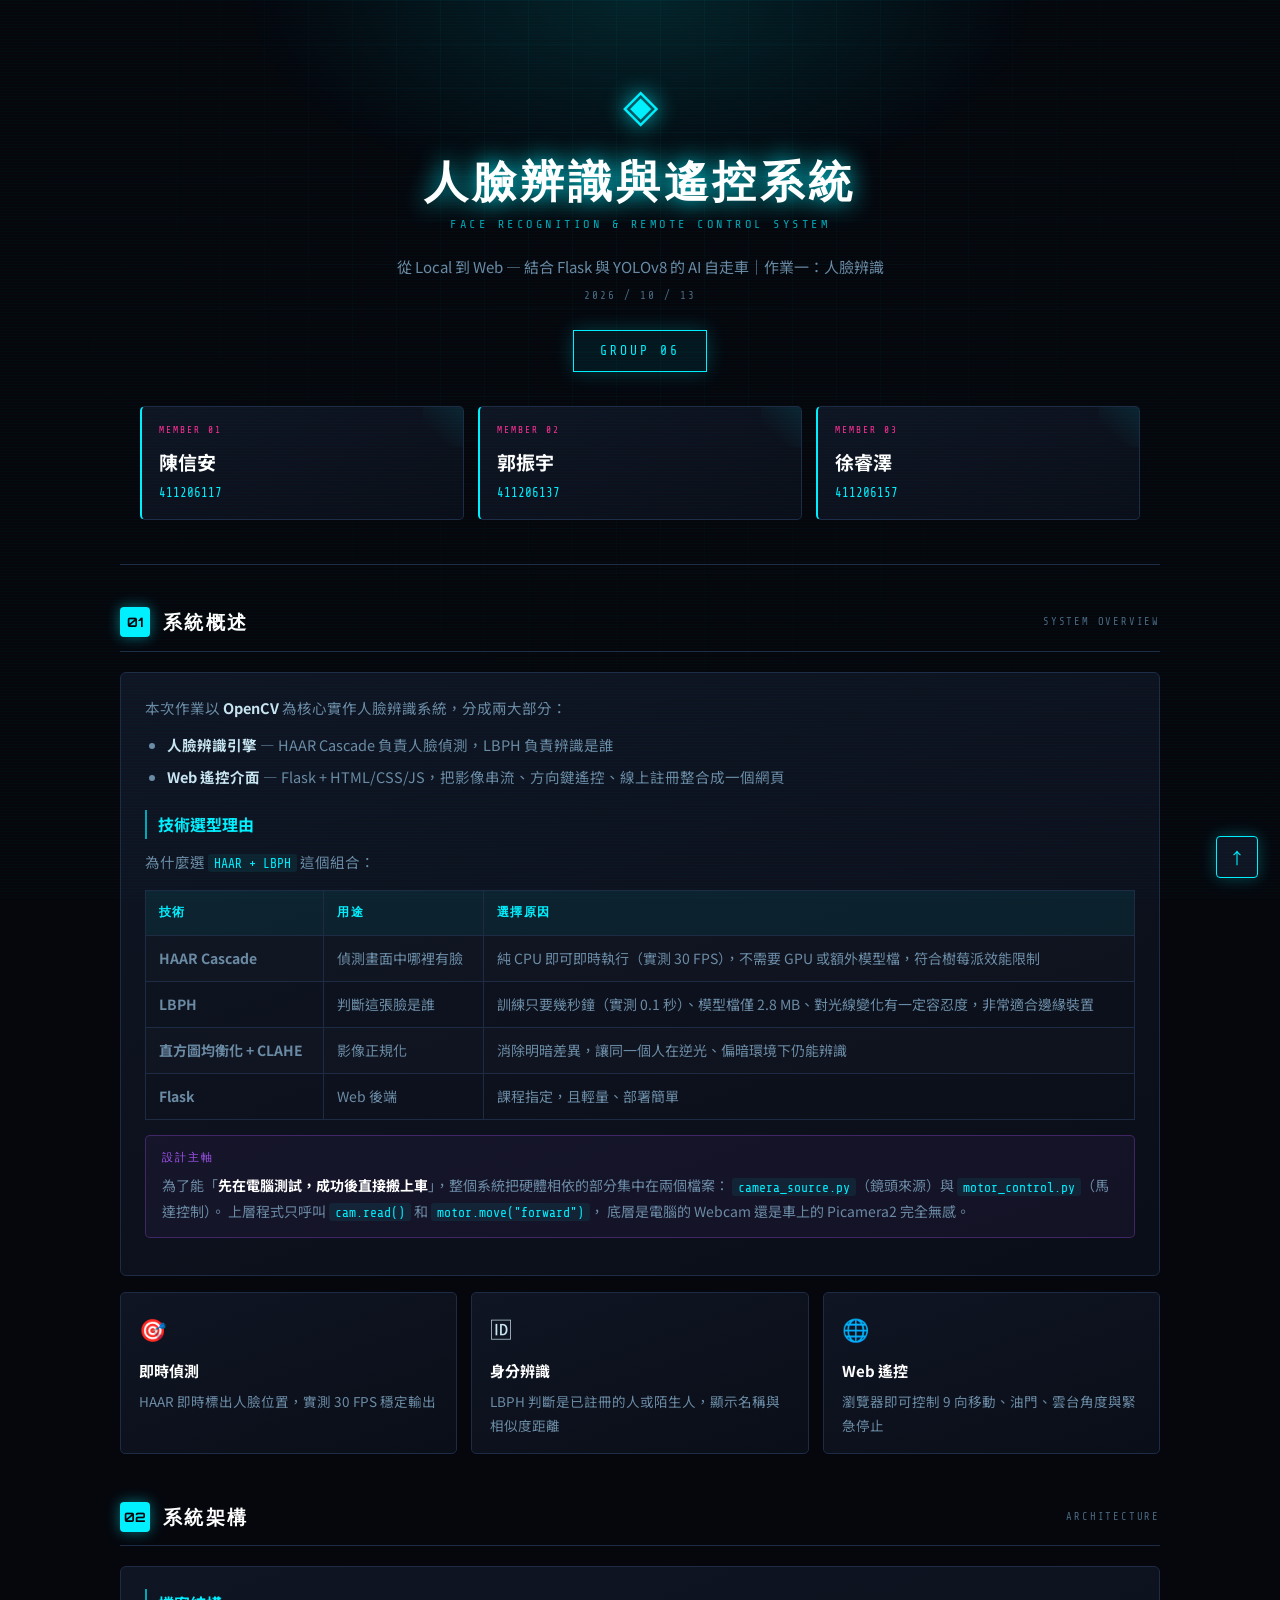
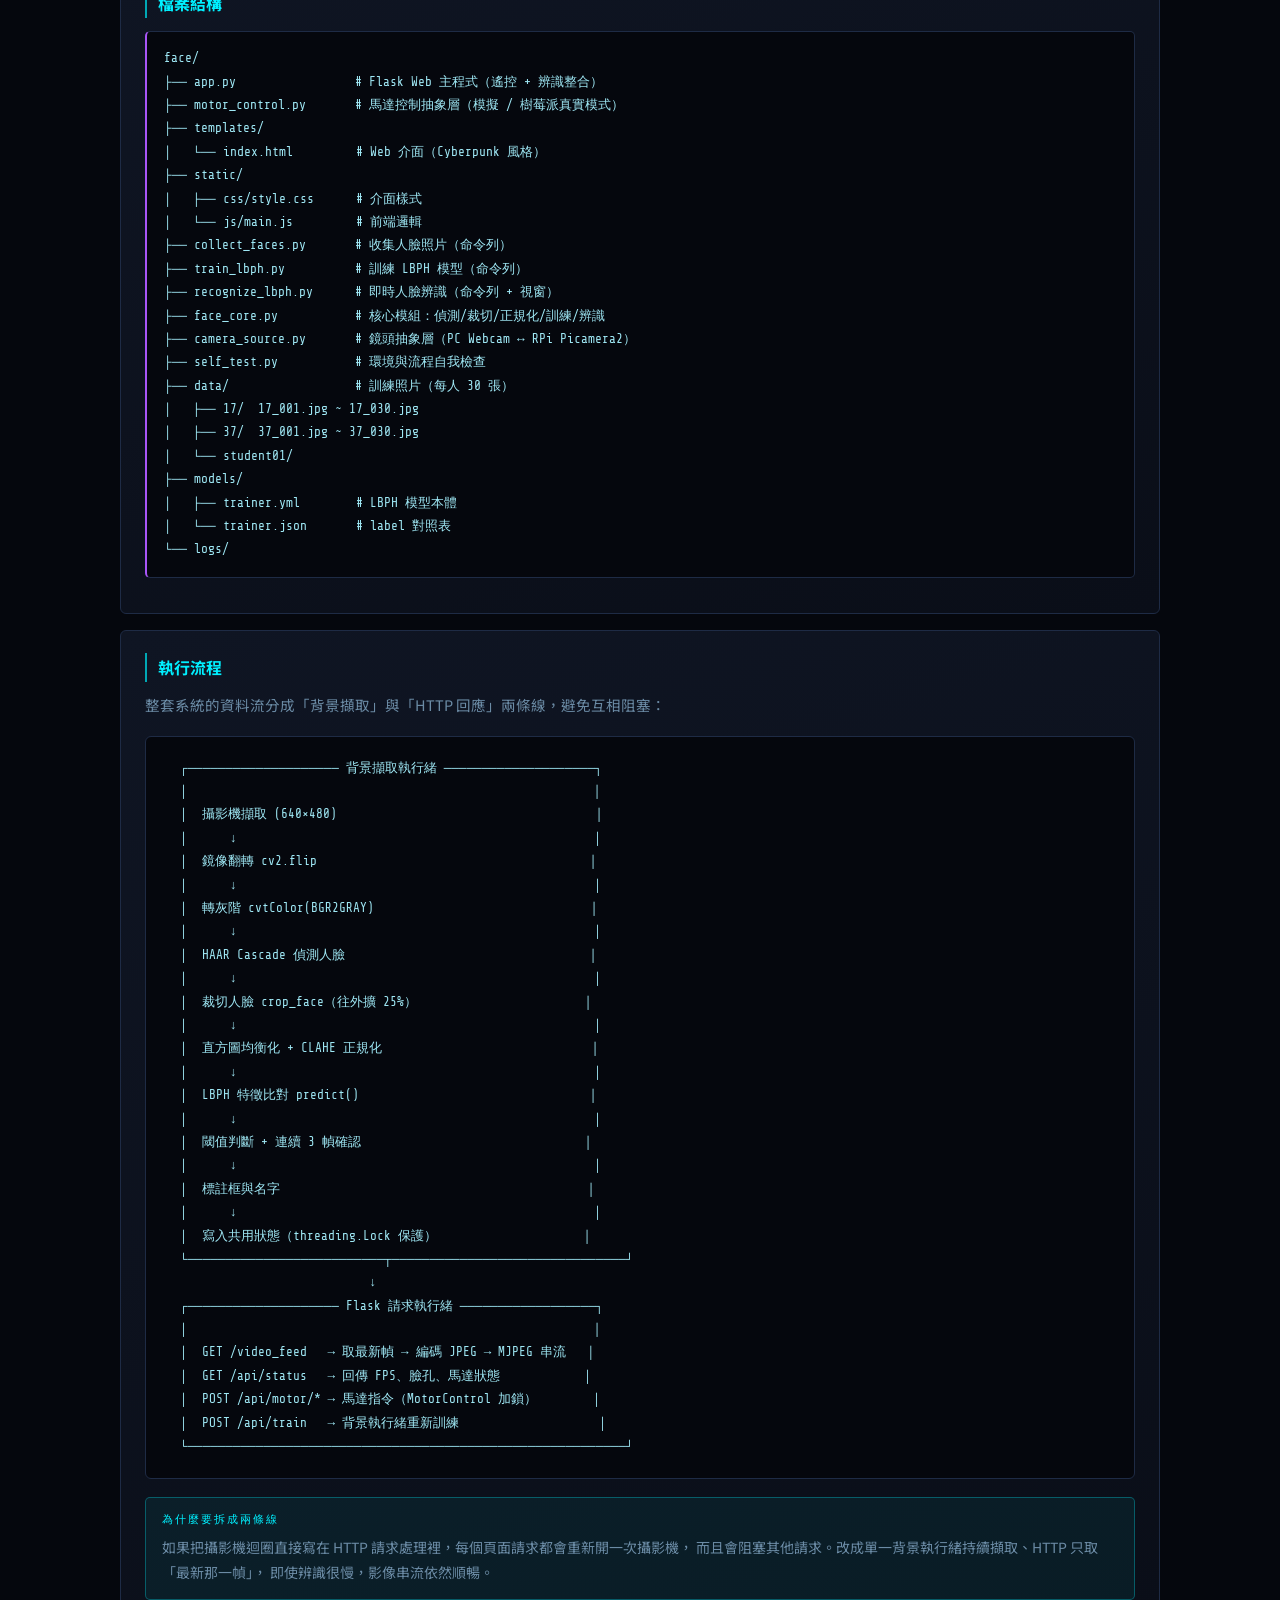
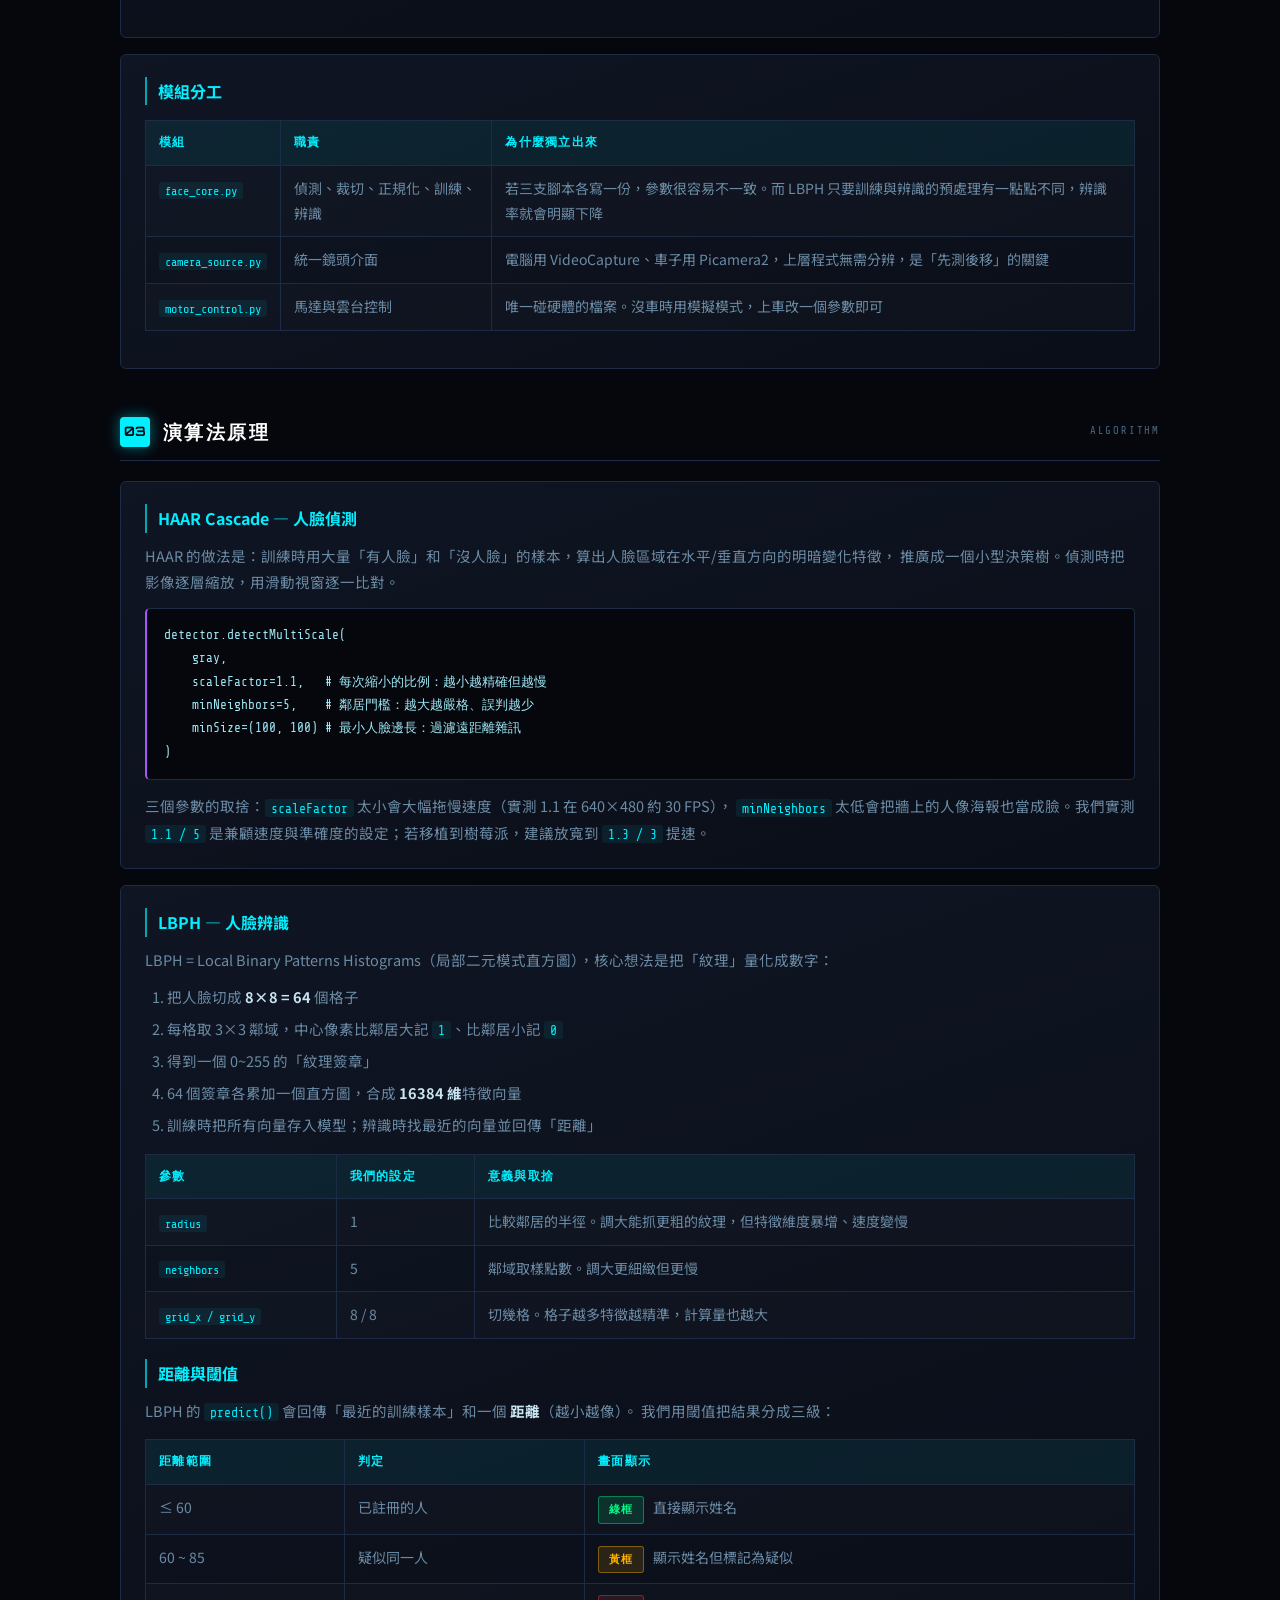
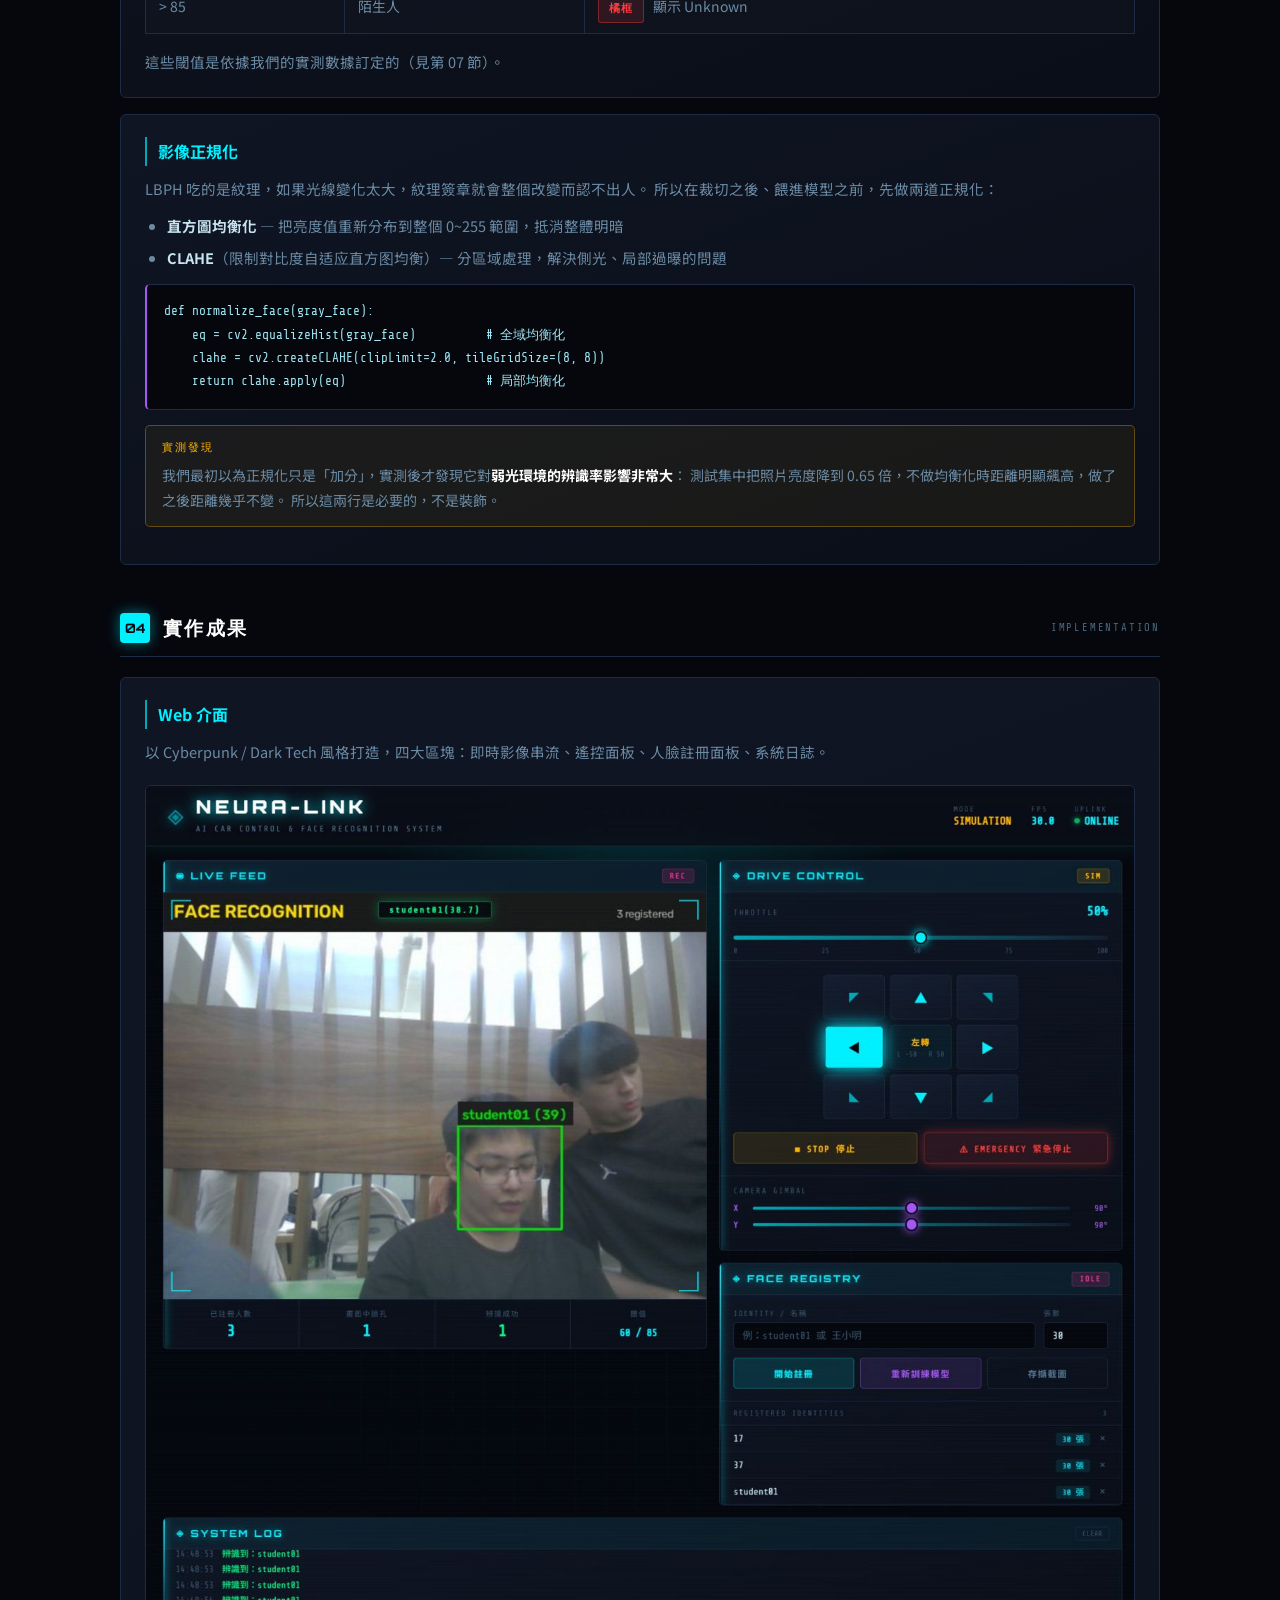
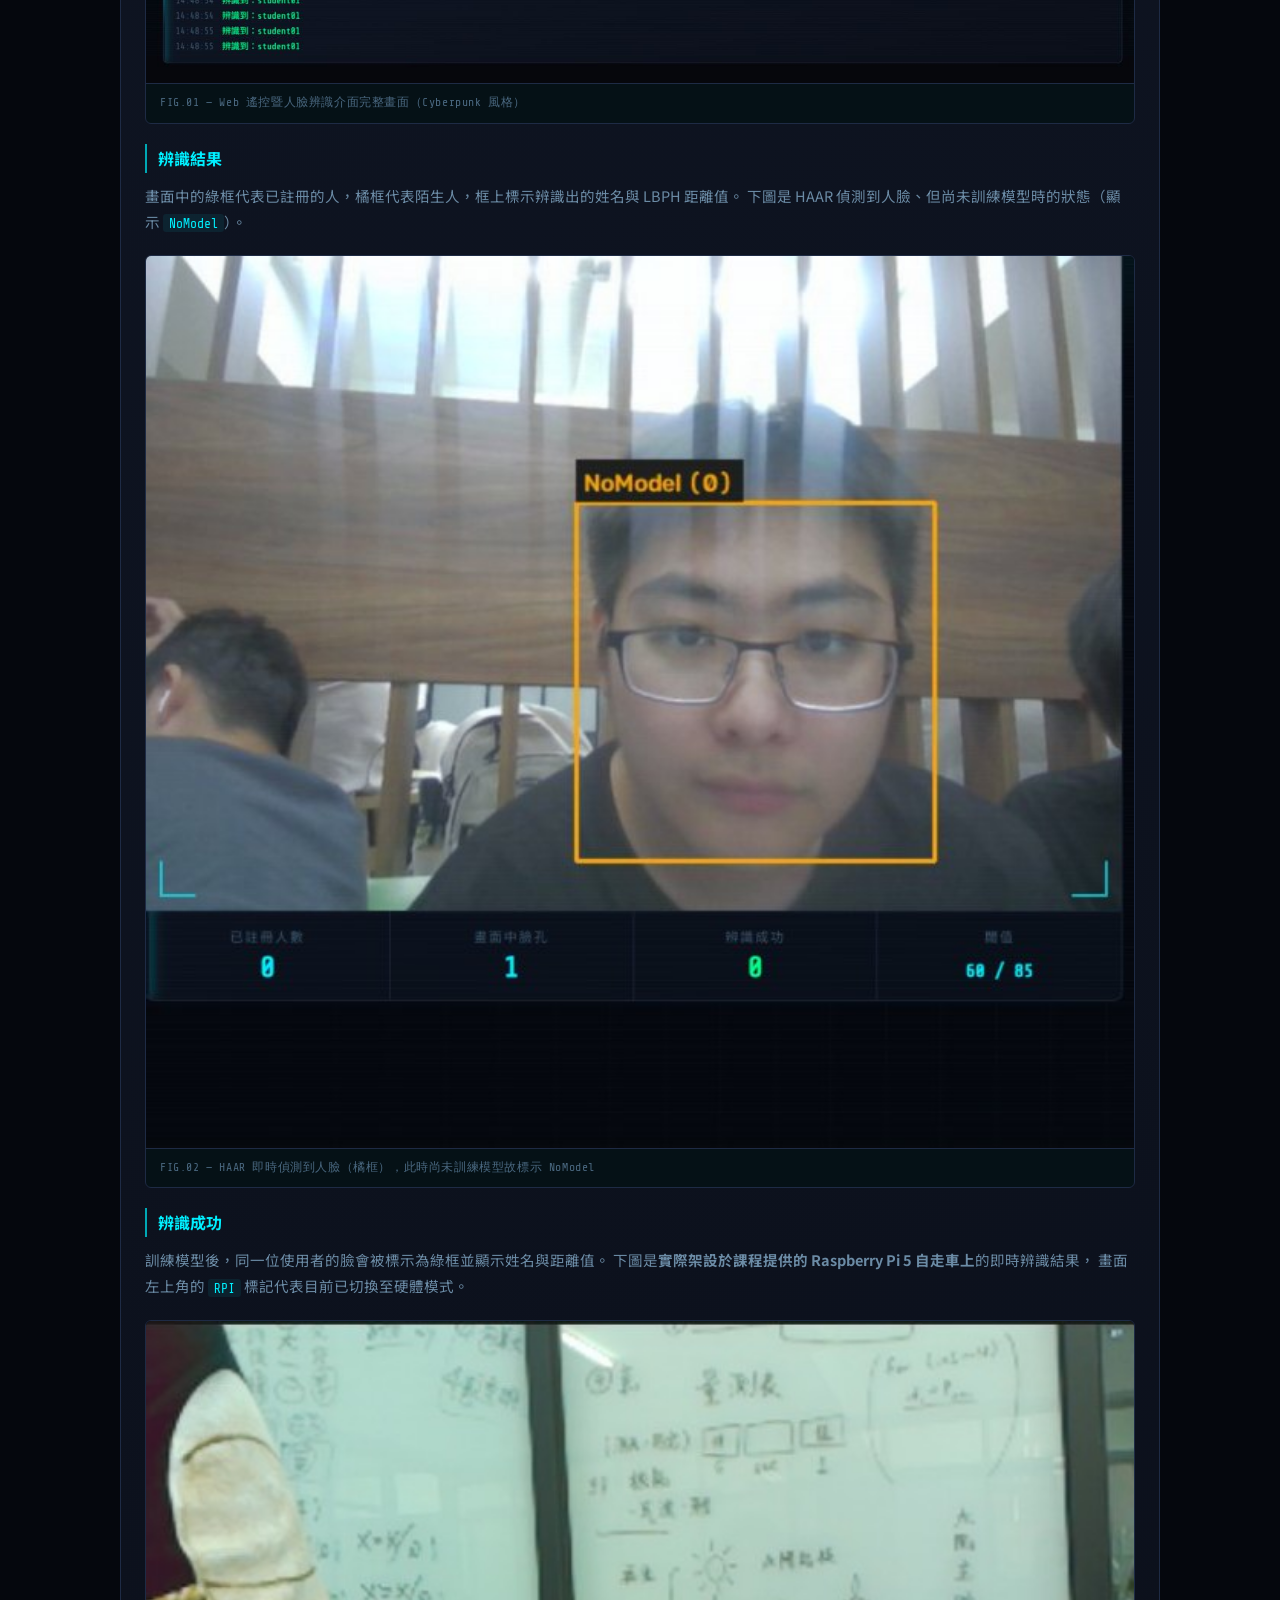
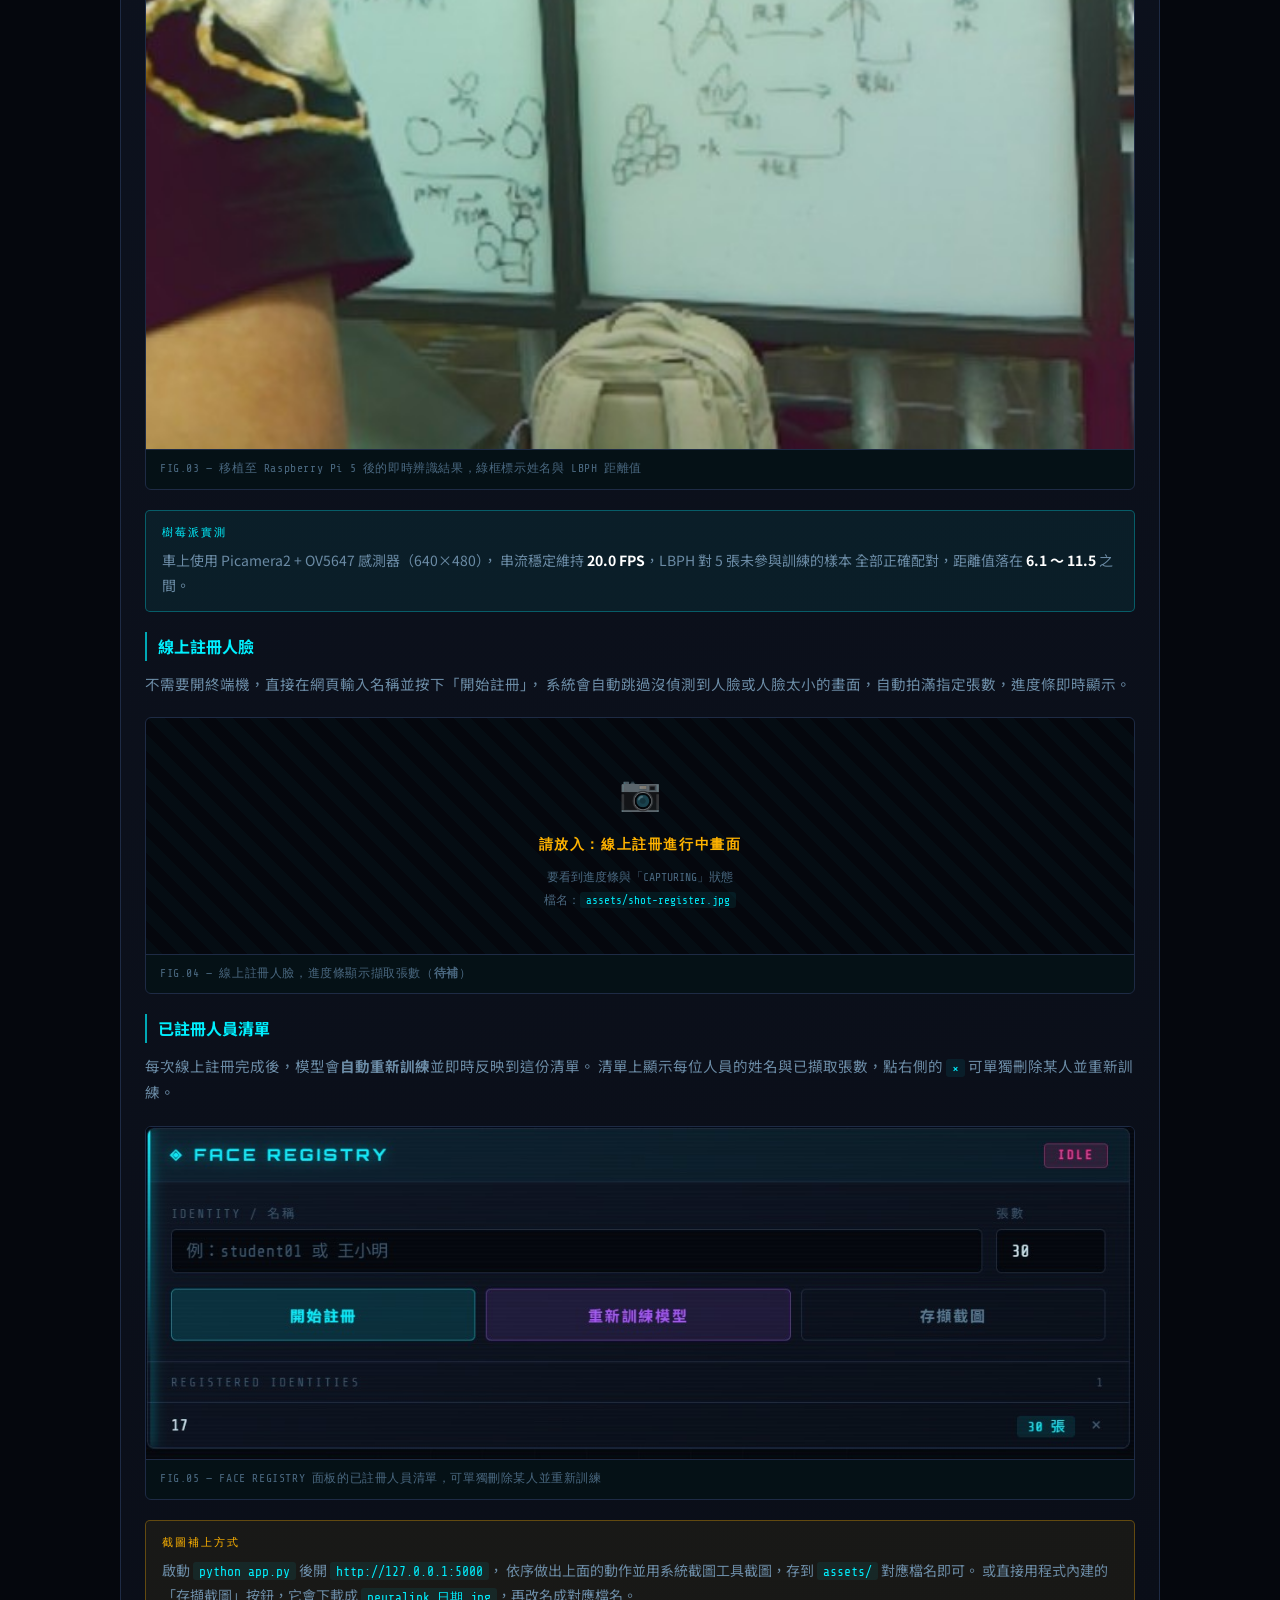
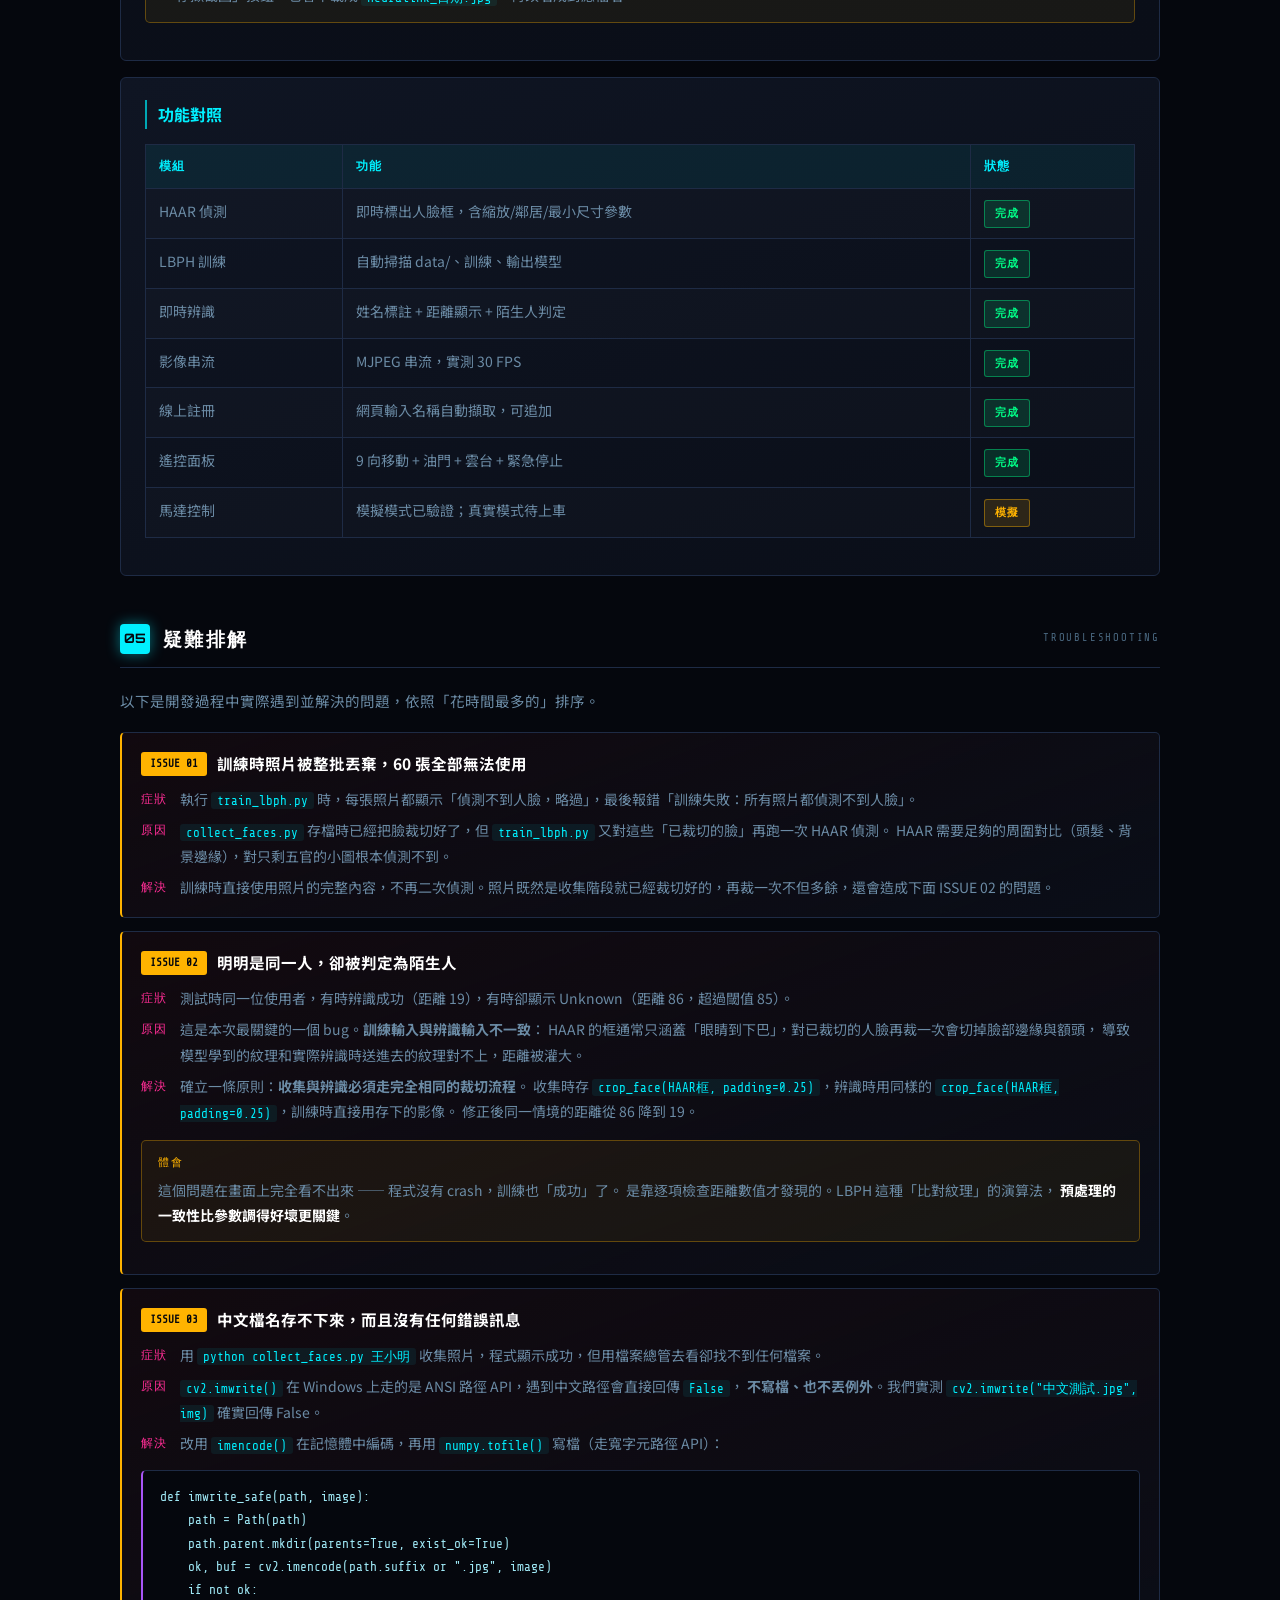
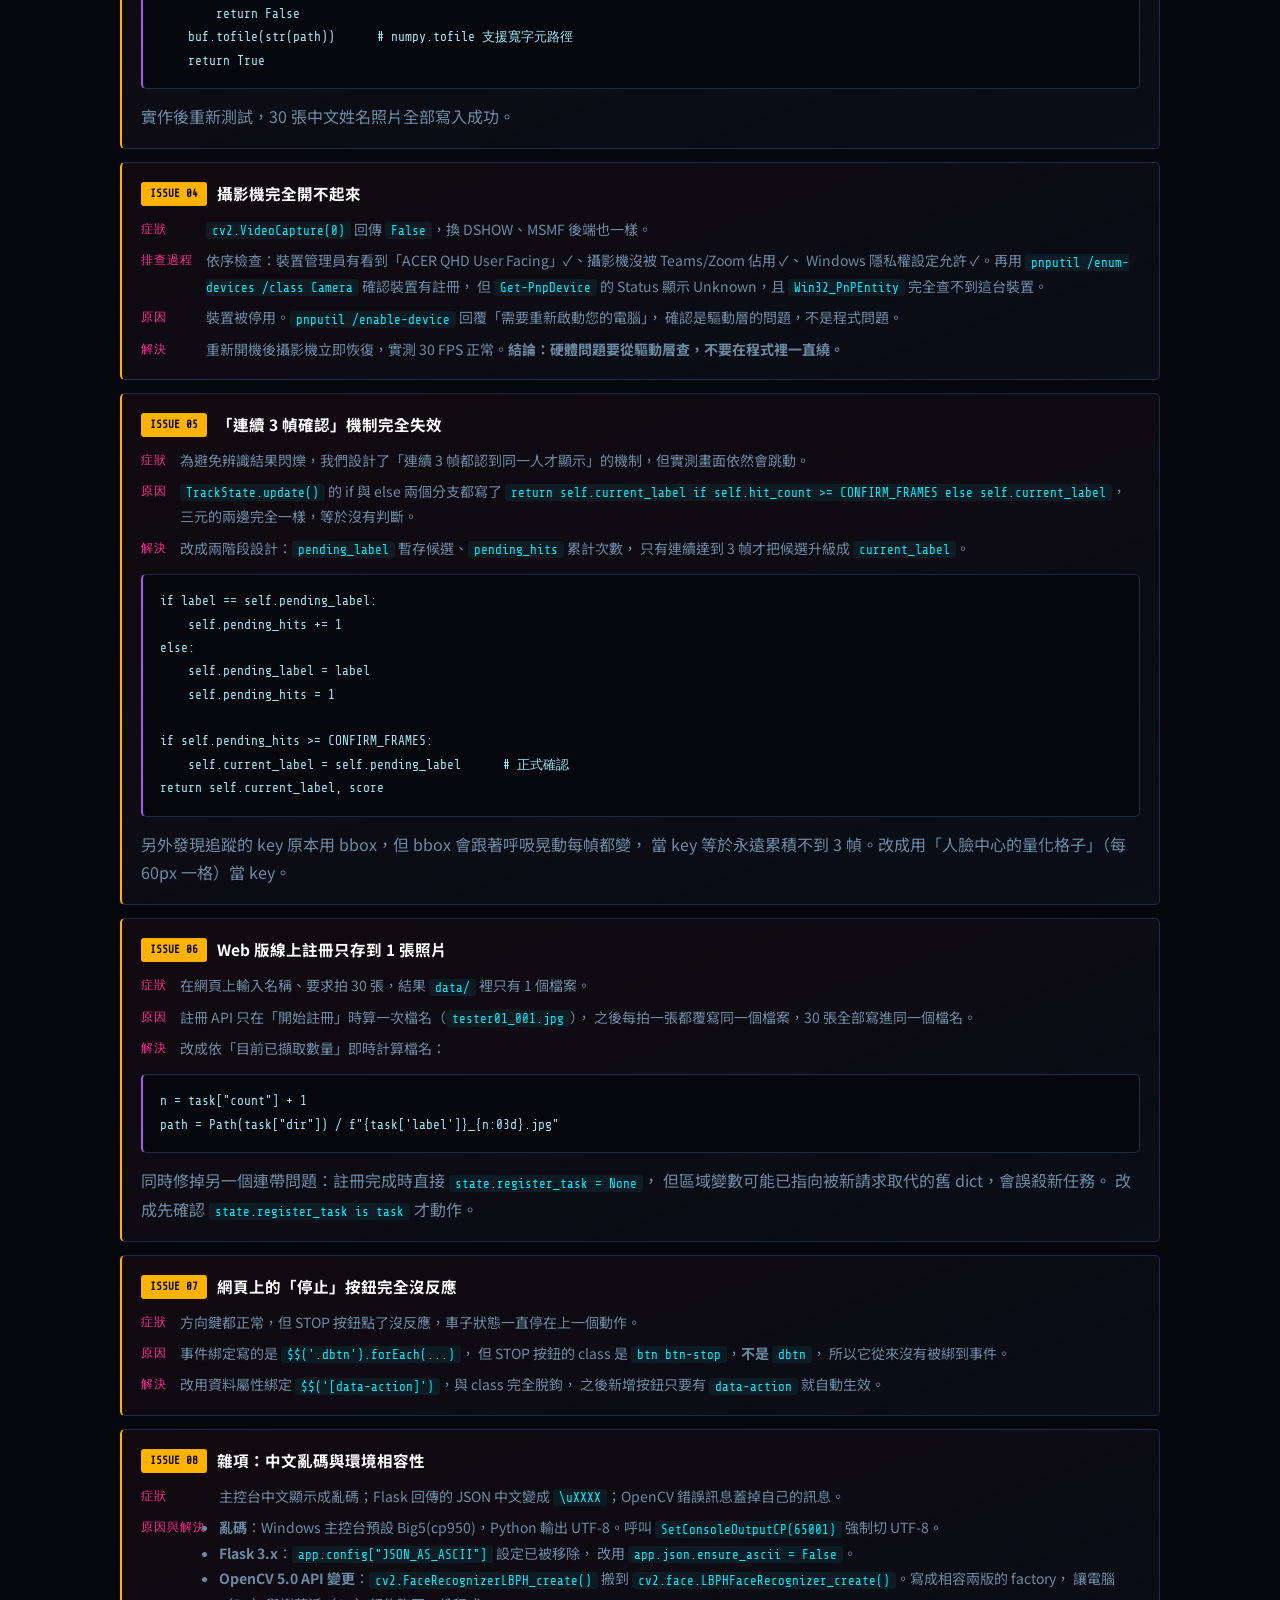
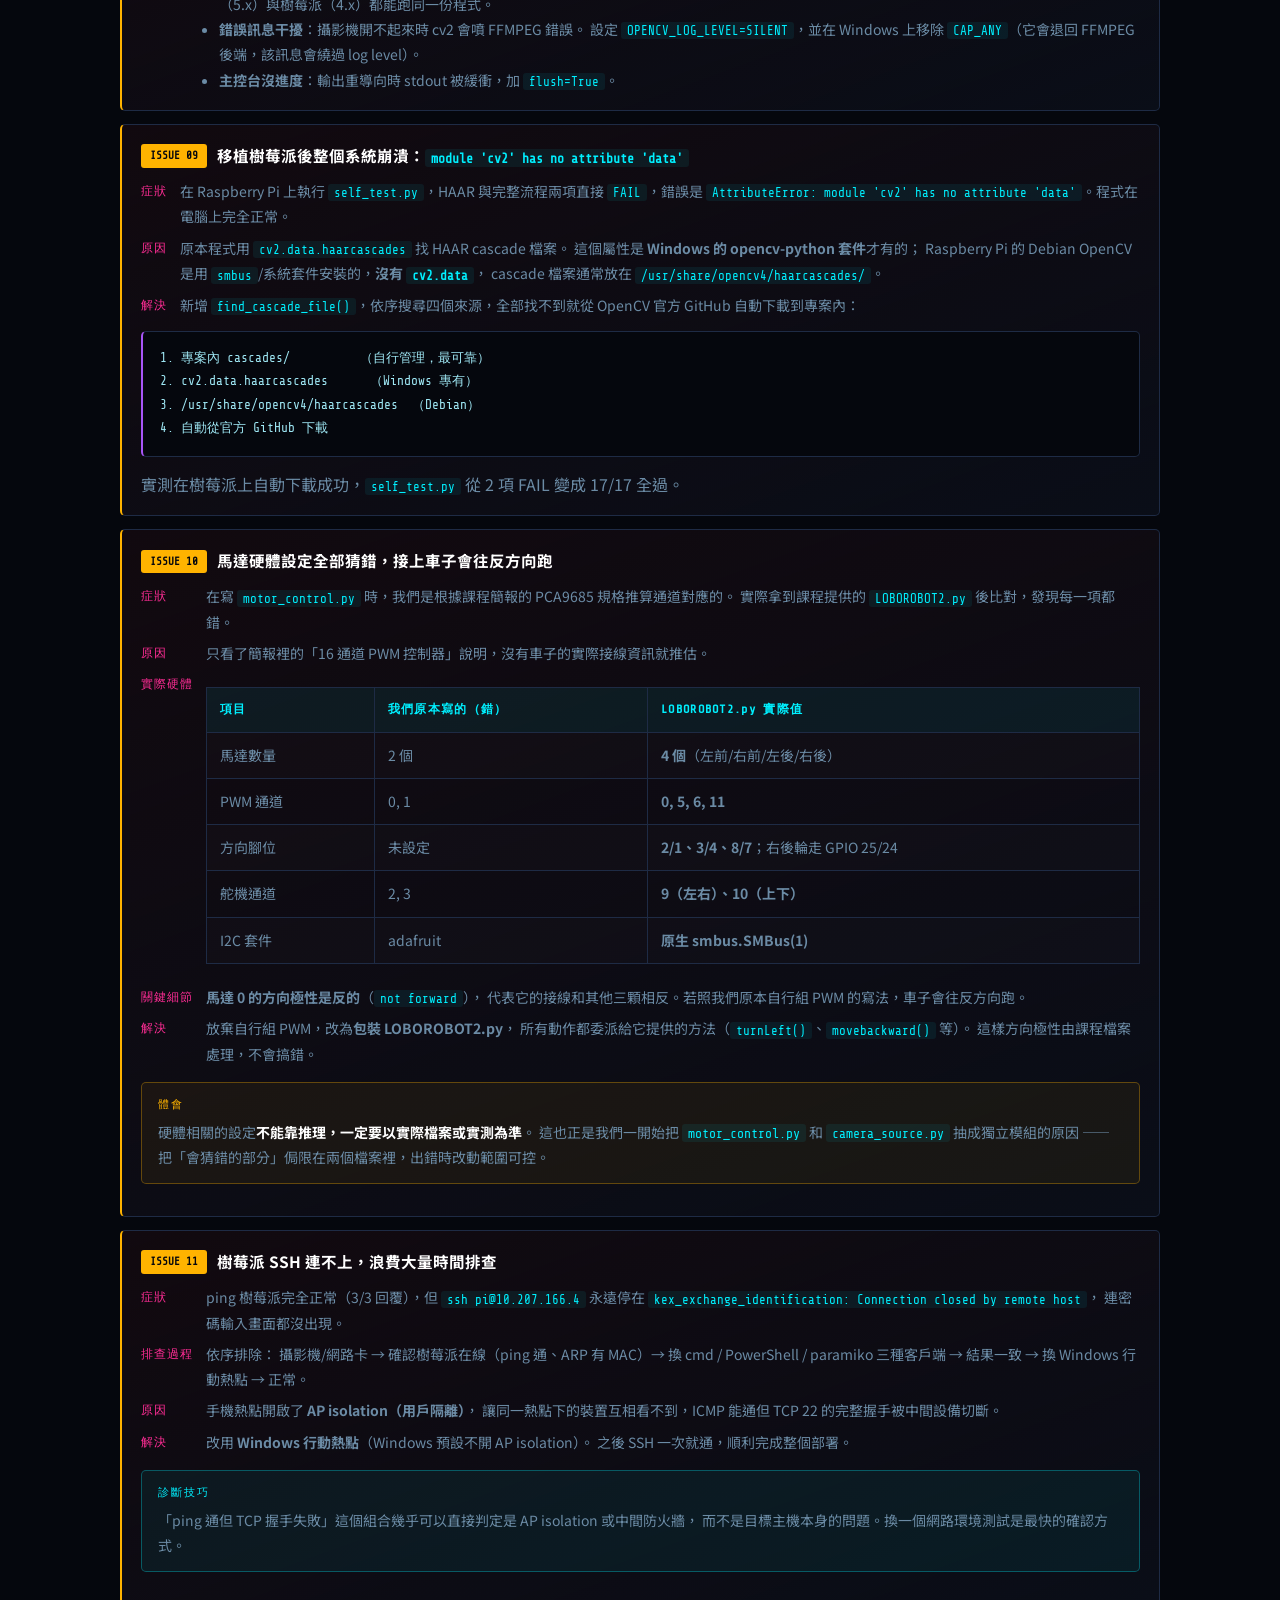
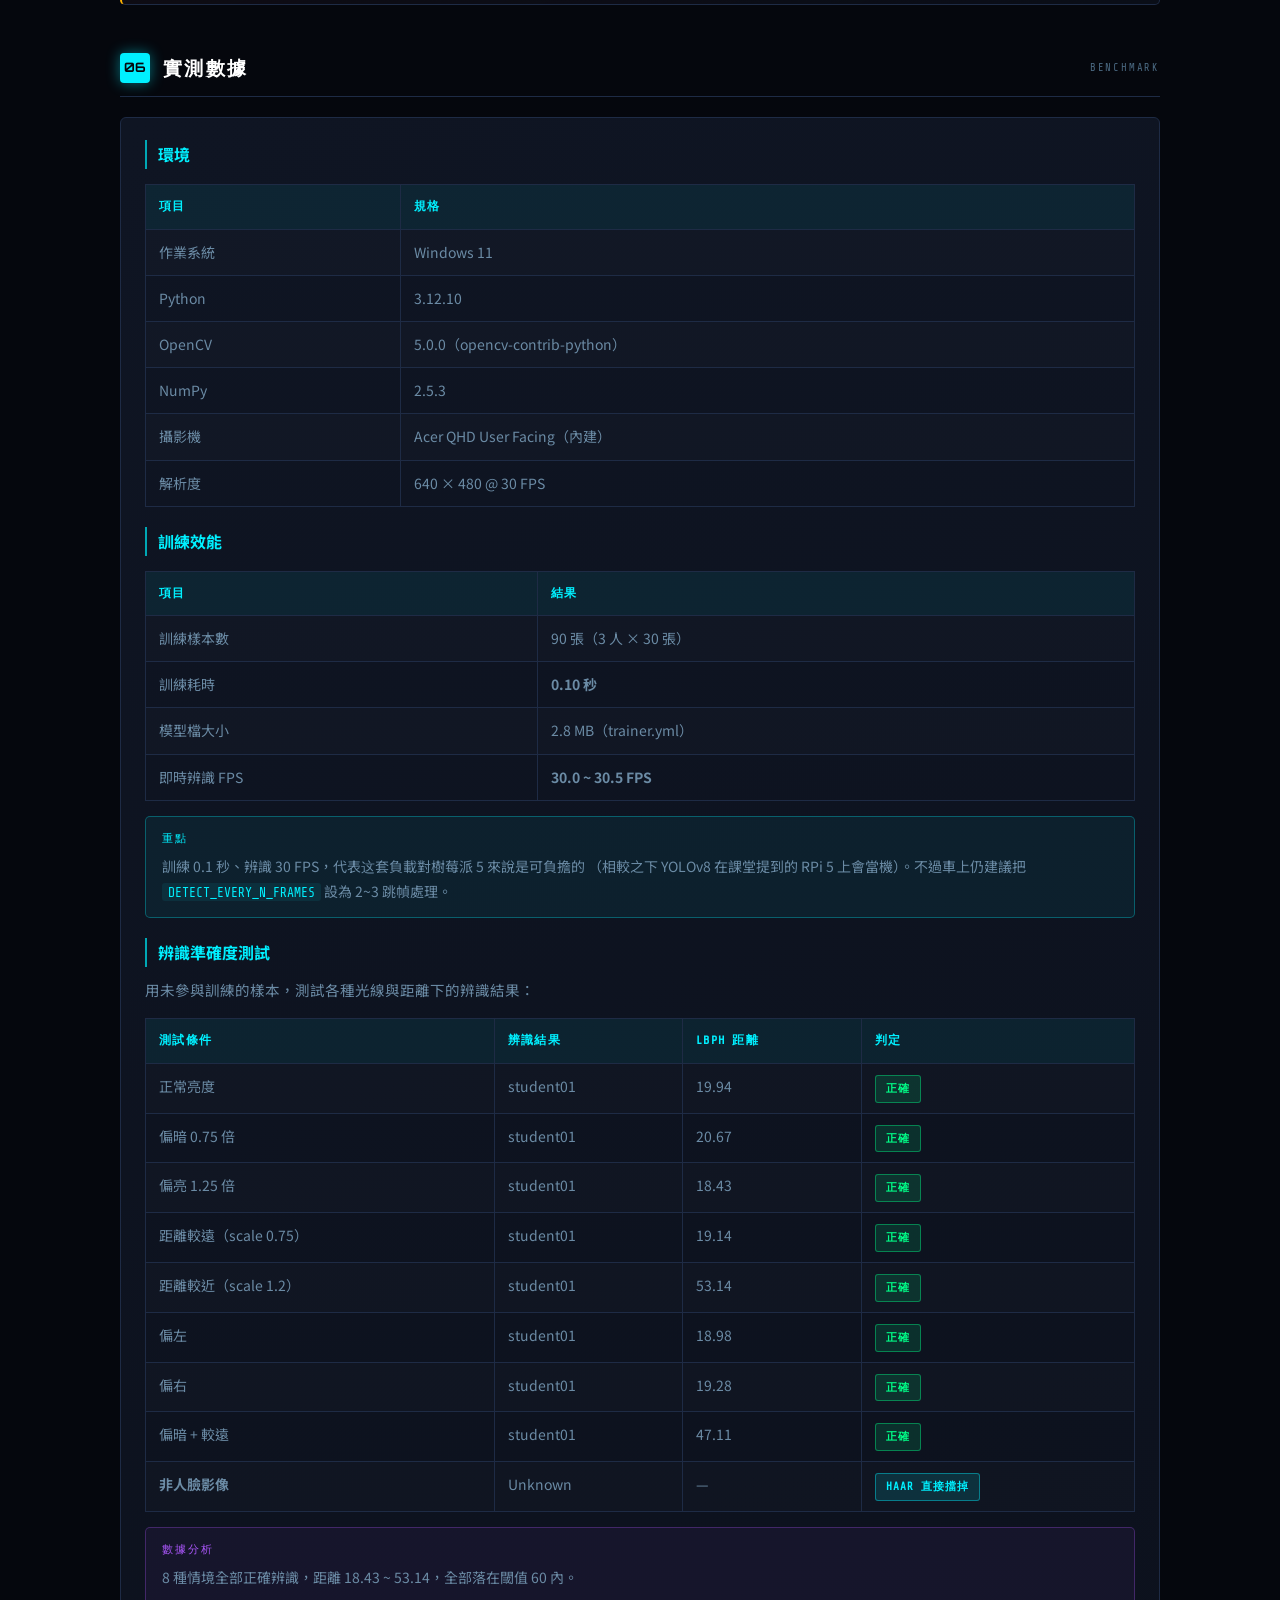
<file: site/index_template.html>
<!DOCTYPE html>
<html lang="zh-Hant">
<head>
<meta charset="UTF-8">
<meta name="viewport" content="width=device-width, initial-scale=1.0">
<title>作業一：人臉辨識系統 — 411206117 陳信安 / 411206137 郭振宇 / 411206157 徐睿澤</title>
<meta name="description" content="OpenCV + HAAR Cascade + LBPH 人臉辨識系統，含 Web 遙控介面">
<link rel="preconnect" href="https://fonts.googleapis.com">
<link rel="preconnect" href="https://fonts.gstatic.com" crossorigin>
<link href="https://fonts.googleapis.com/css2?family=Orbitron:wght@400;700;900&family=Share+Tech+Mono&family=Noto+Sans+TC:wght@400;700&display=swap" rel="stylesheet">
<link rel="stylesheet" href="assets/report.css">
</head>
<body>

<div class="scanlines"></div>
<div class="grid-bg"></div>

<div class="wrap">

<!-- ══════════════ 頁首 ══════════════ -->
<header class="hero">
  <div class="hero-mark">◈</div>
  <h1>人臉辨識與遙控系統</h1>
  <div class="en">FACE RECOGNITION &amp; REMOTE CONTROL SYSTEM</div>
  <p class="course">從 Local 到 Web — 結合 Flask 與 YOLOv8 的 AI 自走車｜作業一：人臉辨識</p>
  <div class="date">2026 / 10 / 13</div>

  <div class="group-badge">GROUP 06</div>

  <div class="members">
    <div class="member">
      <div class="role">MEMBER 01</div>
      <div class="name">陳信安</div>
      <div class="sid">411206117</div>
    </div>
    <div class="member">
      <div class="role">MEMBER 02</div>
      <div class="name">郭振宇</div>
      <div class="sid">411206137</div>
    </div>
    <div class="member">
      <div class="role">MEMBER 03</div>
      <div class="name">徐睿澤</div>
      <div class="sid">411206157</div>
    </div>
  </div>
</header>

<!-- ══════════════ 01 系統概述 ══════════════ -->
<section id="overview">
  <div class="sec-head">
    <div class="sec-num">01</div>
    <div class="sec-title">系統概述</div>
    <div class="sec-en">SYSTEM OVERVIEW</div>
  </div>

  <div class="card">
    <p>本次作業以 <strong>OpenCV</strong> 為核心實作人臉辨識系統，分成兩大部分：</p>
    <ul>
      <li><strong>人臉辨識引擎</strong> — HAAR Cascade 負責人臉偵測，LBPH 負責辨識是誰</li>
      <li><strong>Web 遙控介面</strong> — Flask + HTML/CSS/JS，把影像串流、方向鍵遙控、線上註冊整合成一個網頁</li>
    </ul>

    <h3>技術選型理由</h3>
    <p>為什麼選 <code>HAAR + LBPH</code> 這個組合：</p>
    <div class="table-wrap">
      <table>
        <tr>
          <th>技術</th><th>用途</th><th>選擇原因</th>
        </tr>
        <tr>
          <td><strong>HAAR Cascade</strong></td>
          <td>偵測畫面中哪裡有臉</td>
          <td>純 CPU 即可即時執行（實測 30 FPS），不需要 GPU 或額外模型檔，符合樹莓派效能限制</td>
        </tr>
        <tr>
          <td><strong>LBPH</strong></td>
          <td>判斷這張臉是誰</td>
          <td>訓練只要幾秒鐘（實測 0.1 秒）、模型檔僅 2.8 MB、對光線變化有一定容忍度，非常適合邊緣裝置</td>
        </tr>
        <tr>
          <td><strong>直方圖均衡化 + CLAHE</strong></td>
          <td>影像正規化</td>
          <td>消除明暗差異，讓同一個人在逆光、偏暗環境下仍能辨識</td>
        </tr>
        <tr>
          <td><strong>Flask</strong></td>
          <td>Web 後端</td>
          <td>課程指定，且輕量、部署簡單</td>
        </tr>
      </table>
    </div>

    <div class="note note-key">
      <span class="note-label">設計主軸</span>
      為了能「<b>先在電腦測試，成功後直接搬上車</b>」，整個系統把硬體相依的部分集中在兩個檔案：
      <code>camera_source.py</code>（鏡頭來源）與 <code>motor_control.py</code>（馬達控制）。
      上層程式只呼叫 <code>cam.read()</code> 和 <code>motor.move("forward")</code>，
      底層是電腦的 Webcam 還是車上的 Picamera2 完全無感。
    </div>
  </div>

  <div class="grid-3">
    <div class="feature">
      <div class="f-icon">🎯</div>
      <div class="f-title">即時偵測</div>
      <div class="f-desc">HAAR 即時標出人臉位置，實測 30 FPS 穩定輸出</div>
    </div>
    <div class="feature">
      <div class="f-icon">🆔</div>
      <div class="f-title">身分辨識</div>
      <div class="f-desc">LBPH 判斷是已註冊的人或陌生人，顯示名稱與相似度距離</div>
    </div>
    <div class="feature">
      <div class="f-icon">🌐</div>
      <div class="f-title">Web 遙控</div>
      <div class="f-desc">瀏覽器即可控制 9 向移動、油門、雲台角度與緊急停止</div>
    </div>
  </div>
</section>

<!-- ══════════════ 02 系統架構 ══════════════ -->
<section id="architecture">
  <div class="sec-head">
    <div class="sec-num">02</div>
    <div class="sec-title">系統架構</div>
    <div class="sec-en">ARCHITECTURE</div>
  </div>

  <div class="card">
    <h3>檔案結構</h3>
    <pre><code>face/
├── app.py                 # Flask Web 主程式（遙控 + 辨識整合）
├── motor_control.py       # 馬達控制抽象層（模擬 / 樹莓派真實模式）
├── templates/
│   └── index.html         # Web 介面（Cyberpunk 風格）
├── static/
│   ├── css/style.css      # 介面樣式
│   └── js/main.js         # 前端邏輯
├── collect_faces.py       # 收集人臉照片（命令列）
├── train_lbph.py          # 訓練 LBPH 模型（命令列）
├── recognize_lbph.py      # 即時人臉辨識（命令列 + 視窗）
├── face_core.py           # 核心模組：偵測/裁切/正規化/訓練/辨識
├── camera_source.py       # 鏡頭抽象層（PC Webcam ↔ RPi Picamera2）
├── self_test.py           # 環境與流程自我檢查
├── data/                  # 訓練照片（每人 30 張）
│   ├── 17/  17_001.jpg ~ 17_030.jpg
│   ├── 37/  37_001.jpg ~ 37_030.jpg
│   └── student01/
├── models/
│   ├── trainer.yml        # LBPH 模型本體
│   └── trainer.json       # label 對照表
└── logs/</code></pre>
  </div>

  <div class="card">
    <h3>執行流程</h3>
    <p>整套系統的資料流分成「背景擷取」與「HTTP 回應」兩條線，避免互相阻塞：</p>
    <div class="flow">
<pre><code>  ┌──────────────────── 背景擷取執行緒 ────────────────────┐
  │                                                          │
  │  攝影機擷取 (640×480)                                     │
  │      ↓                                                   │
  │  鏡像翻轉 cv2.flip                                       │
  │      ↓                                                   │
  │  轉灰階 cvtColor(BGR2GRAY)                               │
  │      ↓                                                   │
  │  HAAR Cascade 偵測人臉                                   │
  │      ↓                                                   │
  │  裁切人臉 crop_face（往外擴 25%）                        │
  │      ↓                                                   │
  │  直方圖均衡化 + CLAHE 正規化                              │
  │      ↓                                                   │
  │  LBPH 特徵比對 predict()                                 │
  │      ↓                                                   │
  │  閾值判斷 + 連續 3 幀確認                                │
  │      ↓                                                   │
  │  標註框與名字                                            │
  │      ↓                                                   │
  │  寫入共用狀態（threading.Lock 保護）                     │
  └──────────────────────────┬───────────────────────────────┘
                             ↓
  ┌──────────────────── Flask 請求執行緒 ──────────────────┐
  │                                                          │
  │  GET /video_feed   → 取最新幀 → 編碼 JPEG → MJPEG 串流   │
  │  GET /api/status   → 回傳 FPS、臉孔、馬達狀態            │
  │  POST /api/motor/* → 馬達指令（MotorControl 加鎖）        │
  │  POST /api/train   → 背景執行緒重新訓練                    │
  └──────────────────────────────────────────────────────────┘</code></pre>
    </div>

    <div class="note note-info">
      <span class="note-label">為什麼要拆成兩條線</span>
      如果把攝影機迴圈直接寫在 HTTP 請求處理裡，每個頁面請求都會重新開一次攝影機，
      而且會阻塞其他請求。改成單一背景執行緒持續擷取、HTTP 只取「最新那一幀」，
      即使辨識很慢，影像串流依然順暢。
    </div>
  </div>

  <div class="card">
    <h3>模組分工</h3>
    <div class="table-wrap">
      <table>
        <tr><th>模組</th><th>職責</th><th>為什麼獨立出來</th></tr>
        <tr>
          <td><code>face_core.py</code></td>
          <td>偵測、裁切、正規化、訓練、辨識</td>
          <td>若三支腳本各寫一份，參數很容易不一致。而 LBPH 只要訓練與辨識的預處理有一點點不同，辨識率就會明顯下降</td>
        </tr>
        <tr>
          <td><code>camera_source.py</code></td>
          <td>統一鏡頭介面</td>
          <td>電腦用 VideoCapture、車子用 Picamera2，上層程式無需分辨，是「先測後移」的關鍵</td>
        </tr>
        <tr>
          <td><code>motor_control.py</code></td>
          <td>馬達與雲台控制</td>
          <td>唯一碰硬體的檔案。沒車時用模擬模式，上車改一個參數即可</td>
        </tr>
      </table>
    </div>
  </div>
</section>

<!-- ══════════════ 03 演算法原理 ══════════════ -->
<section id="algorithm">
  <div class="sec-head">
    <div class="sec-num">03</div>
    <div class="sec-title">演算法原理</div>
    <div class="sec-en">ALGORITHM</div>
  </div>

  <div class="card">
    <h3>HAAR Cascade — 人臉偵測</h3>
    <p>HAAR 的做法是：訓練時用大量「有人臉」和「沒人臉」的樣本，算出人臉區域在水平/垂直方向的明暗變化特徵，
    推廣成一個小型決策樹。偵測時把影像逐層縮放，用滑動視窗逐一比對。</p>
    <pre><code>detector.detectMultiScale(
    gray,
    scaleFactor=1.1,   # 每次縮小的比例：越小越精確但越慢
    minNeighbors=5,    # 鄰居門檻：越大越嚴格、誤判越少
    minSize=(100, 100) # 最小人臉邊長：過濾遠距離雜訊
)</code></pre>
    <p>三個參數的取捨：<code>scaleFactor</code> 太小會大幅拖慢速度（實測 1.1 在 640×480 約 30 FPS），
    <code>minNeighbors</code> 太低會把牆上的人像海報也當成臉。我們實測 <code>1.1 / 5</code>
    是兼顧速度與準確度的設定；若移植到樹莓派，建議放寬到 <code>1.3 / 3</code> 提速。</p>
  </div>

  <div class="card">
    <h3>LBPH — 人臉辨識</h3>
    <p>LBPH = Local Binary Patterns Histograms（局部二元模式直方圖），核心想法是把「紋理」量化成數字：</p>
    <ol>
      <li>把人臉切成 <strong>8×8 = 64</strong> 個格子</li>
      <li>每格取 3×3 鄰域，中心像素比鄰居大記 <code>1</code>、比鄰居小記 <code>0</code></li>
      <li>得到一個 0~255 的「紋理簽章」</li>
      <li>64 個簽章各累加一個直方圖，合成 <strong>16384 維</strong>特徵向量</li>
      <li>訓練時把所有向量存入模型；辨識時找最近的向量並回傳「距離」</li>
    </ol>

    <div class="table-wrap">
      <table>
        <tr><th>參數</th><th>我們的設定</th><th>意義與取捨</th></tr>
        <tr><td><code>radius</code></td><td>1</td><td>比較鄰居的半徑。調大能抓更粗的紋理，但特徵維度暴增、速度變慢</td></tr>
        <tr><td><code>neighbors</code></td><td>5</td><td>鄰域取樣點數。調大更細緻但更慢</td></tr>
        <tr><td><code>grid_x / grid_y</code></td><td>8 / 8</td><td>切幾格。格子越多特徵越精準，計算量也越大</td></tr>
      </table>
    </div>

    <h3>距離與閾值</h3>
    <p>LBPH 的 <code>predict()</code> 會回傳「最近的訓練樣本」和一個 <strong>距離</strong>（越小越像）。
    我們用閾值把結果分成三級：</p>
    <div class="table-wrap">
      <table>
        <tr><th>距離範圍</th><th>判定</th><th>畫面顯示</th></tr>
        <tr><td>≤ 60</td><td>已註冊的人</td><td><span class="tag tag-green">綠框</span> 直接顯示姓名</td></tr>
        <tr><td>60 ~ 85</td><td>疑似同一人</td><td><span class="tag tag-amber">黃框</span> 顯示姓名但標記為疑似</td></tr>
        <tr><td>&gt; 85</td><td>陌生人</td><td><span class="tag tag-red">橘框</span> 顯示 Unknown</td></tr>
      </table>
    </div>
    <p>這些閾值是依據我們的實測數據訂定的（見第 07 節）。</p>
  </div>

  <div class="card">
    <h3>影像正規化</h3>
    <p>LBPH 吃的是紋理，如果光線變化太大，紋理簽章就會整個改變而認不出人。
    所以在裁切之後、餵進模型之前，先做兩道正規化：</p>
    <ul>
      <li><strong>直方圖均衡化</strong> — 把亮度值重新分布到整個 0~255 範圍，抵消整體明暗</li>
      <li><strong>CLAHE</strong>（限制對比度自适应直方图均衡）— 分區域處理，解決側光、局部過曝的問題</li>
    </ul>
    <pre><code>def normalize_face(gray_face):
    eq = cv2.equalizeHist(gray_face)          # 全域均衡化
    clahe = cv2.createCLAHE(clipLimit=2.0, tileGridSize=(8, 8))
    return clahe.apply(eq)                    # 局部均衡化</code></pre>
    <div class="note note-warn">
      <span class="note-label">實測發現</span>
      我們最初以為正規化只是「加分」，實測後才發現它對<b>弱光環境的辨識率影響非常大</b>：
      測試集中把照片亮度降到 0.65 倍，不做均衡化時距離明顯飆高，做了之後距離幾乎不變。
      所以這兩行是必要的，不是裝飾。
    </div>
  </div>
</section>

<!-- ══════════════ 04 實作成果 ══════════════ -->
<section id="result">
  <div class="sec-head">
    <div class="sec-num">04</div>
    <div class="sec-title">實作成果</div>
    <div class="sec-en">IMPLEMENTATION</div>
  </div>

  <div class="card">
    <h3>Web 介面</h3>
    <p>以 Cyberpunk / Dark Tech 風格打造，四大區塊：即時影像串流、遙控面板、人臉註冊面板、系統日誌。</p>
    <figure class="shot">
      <img src="assets/shot-web-full.jpg" alt="Web 遙控介面完整畫面" loading="lazy">
      <figcaption>FIG.01 — Web 遙控暨人臉辨識介面完整畫面（Cyberpunk 風格）</figcaption>
    </figure>

    <h3>辨識結果</h3>
    <p>畫面中的綠框代表已註冊的人，橘框代表陌生人，框上標示辨識出的姓名與 LBPH 距離值。
    下圖是 HAAR 偵測到人臉、但尚未訓練模型時的狀態（顯示 <code>NoModel</code>）。</p>
    <figure class="shot">
      <img src="assets/shot-detect.jpg" alt="HAAR 人臉偵測畫面" loading="lazy">
      <figcaption>FIG.02 — HAAR 即時偵測到人臉（橘框），此時尚未訓練模型故標示 NoModel</figcaption>
    </figure>

    <!-- ↓↓↓ 以下三張請替換為你的真實截圖 ↓↓↓ -->

    <h3>辨識成功</h3>
    <p>訓練模型後，同一位使用者的臉會被標示為綠框並顯示姓名與距離值。
    下圖是<b>實際架設於課程提供的 Raspberry Pi 5 自走車上</b>的即時辨識結果，
    畫面左上角的 <code>RPI</code> 標記代表目前已切換至硬體模式。</p>
    <figure class="shot">
      <img src="assets/shot-recognize.jpg" alt="樹莓派上即時辨識成功畫面" loading="lazy">
      <figcaption>FIG.03 — 移植至 Raspberry Pi 5 後的即時辨識結果，綠框標示姓名與 LBPH 距離值</figcaption>
    </figure>
    <div class="note note-info">
      <span class="note-label">樹莓派實測</span>
      車上使用 Picamera2 + OV5647 感測器（640×480），
      串流穩定維持 <b>20.0 FPS</b>，LBPH 對 5 張未參與訓練的樣本
      全部正確配對，距離值落在 <b>6.1 ～ 11.5</b> 之間。
    </div>

    <h3>線上註冊人臉</h3>
    <p>不需要開終端機，直接在網頁輸入名稱並按下「開始註冊」，
    系統會自動跳過沒偵測到人臉或人臉太小的畫面，自動拍滿指定張數，進度條即時顯示。</p>
    <figure class="shot">
      <div class="shot-placeholder">
        <div class="ph-icon">📷</div>
        <div class="ph-title">請放入：線上註冊進行中畫面</div>
        <div class="ph-desc">要看到進度條與「CAPTURING」狀態<br>
          檔名：<code>assets/shot-register.jpg</code></div>
      </div>
      <figcaption>FIG.04 — 線上註冊人臉，進度條顯示擷取張數（<b>待補</b>）</figcaption>
    </figure>

    <h3>已註冊人員清單</h3>
    <p>每次線上註冊完成後，模型會<b>自動重新訓練</b>並即時反映到這份清單。
    清單上顯示每位人員的姓名與已擷取張數，點右側的 <code>×</code> 可單獨刪除某人並重新訓練。</p>
    <figure class="shot">
      <img src="assets/shot-people.jpg" alt="已註冊人員清單" loading="lazy">
      <figcaption>FIG.05 — FACE REGISTRY 面板的已註冊人員清單，可單獨刪除某人並重新訓練</figcaption>
    </figure>

    <div class="note note-warn">
      <span class="note-label">截圖補上方式</span>
      啟動 <code>python app.py</code> 後開 <code>http://127.0.0.1:5000</code>，
      依序做出上面的動作並用系統截圖工具截圖，存到 <code>assets/</code> 對應檔名即可。
      或直接用程式內建的「存擷截圖」按鈕，它會下載成 <code>neuralink_日期.jpg</code>，再改名成對應檔名。
    </div>
    <!-- ↑↑↑ 截圖區塊結束 ↑↑↑ -->
  </div>

  <div class="card">
    <h3>功能對照</h3>
    <div class="table-wrap">
      <table>
        <tr><th>模組</th><th>功能</th><th>狀態</th></tr>
        <tr><td>HAAR 偵測</td><td>即時標出人臉框，含縮放/鄰居/最小尺寸參數</td><td><span class="tag tag-green">完成</span></td></tr>
        <tr><td>LBPH 訓練</td><td>自動掃描 data/、訓練、輸出模型</td><td><span class="tag tag-green">完成</span></td></tr>
        <tr><td>即時辨識</td><td>姓名標註 + 距離顯示 + 陌生人判定</td><td><span class="tag tag-green">完成</span></td></tr>
        <tr><td>影像串流</td><td>MJPEG 串流，實測 30 FPS</td><td><span class="tag tag-green">完成</span></td></tr>
        <tr><td>線上註冊</td><td>網頁輸入名稱自動擷取，可追加</td><td><span class="tag tag-green">完成</span></td></tr>
        <tr><td>遙控面板</td><td>9 向移動 + 油門 + 雲台 + 緊急停止</td><td><span class="tag tag-green">完成</span></td></tr>
        <tr><td>馬達控制</td><td>模擬模式已驗證；真實模式待上車</td><td><span class="tag tag-amber">模擬</span></td></tr>
      </table>
    </div>
  </div>
</section>

<!-- ══════════════ 05 TROUBLE SHOOTING ══════════════ -->
<section id="troubleshooting">
  <div class="sec-head">
    <div class="sec-num">05</div>
    <div class="sec-title">疑難排解</div>
    <div class="sec-en">TROUBLESHOOTING</div>
  </div>

  <p style="color:var(--text-dim); font-size:14.5px; margin-bottom:18px;">
    以下是開發過程中實際遇到並解決的問題，依照「花時間最多的」排序。
  </p>

  <div class="issue">
    <div class="issue-head">
      <span class="issue-no">ISSUE 01</span>
      <span class="issue-title">訓練時照片被整批丟棄，60 張全部無法使用</span>
    </div>
    <dl>
      <dt>症狀</dt>
      <dd>執行 <code>train_lbph.py</code> 時，每張照片都顯示「偵測不到人臉，略過」，最後報錯「訓練失敗：所有照片都偵測不到人臉」。</dd>
      <dt>原因</dt>
      <dd><code>collect_faces.py</code> 存檔時已經把臉裁切好了，但 <code>train_lbph.py</code> 又對這些「已裁切的臉」再跑一次 HAAR 偵測。
      HAAR 需要足夠的周圍對比（頭髮、背景邊緣），對只剩五官的小圖根本偵測不到。</dd>
      <dt>解決</dt>
      <dd>訓練時直接使用照片的完整內容，不再二次偵測。照片既然是收集階段就已經裁切好的，再裁一次不但多餘，還會造成下面 ISSUE 02 的問題。</dd>
    </dl>
  </div>

  <div class="issue">
    <div class="issue-head">
      <span class="issue-no">ISSUE 02</span>
      <span class="issue-title">明明是同一人，卻被判定為陌生人</span>
    </div>
    <dl>
      <dt>症狀</dt>
      <dd>測試時同一位使用者，有時辨識成功（距離 19），有時卻顯示 Unknown（距離 86，超過閾值 85）。</dd>
      <dt>原因</dt>
      <dd>這是本次最關鍵的一個 bug。<b>訓練輸入與辨識輸入不一致</b>：
      HAAR 的框通常只涵蓋「眼睛到下巴」，對已裁切的人臉再裁一次會切掉臉部邊緣與額頭，
      導致模型學到的紋理和實際辨識時送進去的紋理對不上，距離被灌大。</dd>
      <dt>解決</dt>
      <dd>確立一條原則：<b>收集與辨識必須走完全相同的裁切流程</b>。
      收集時存 <code>crop_face(HAAR框, padding=0.25)</code>，辨識時用同樣的
      <code>crop_face(HAAR框, padding=0.25)</code>，訓練時直接用存下的影像。
      修正後同一情境的距離從 86 降到 19。</dd>
    </dl>
    <div class="note note-warn">
      <span class="note-label">體會</span>
      這個問題在畫面上完全看不出來 —— 程式沒有 crash，訓練也「成功」了。
      是靠逐項檢查距離數值才發現的。LBPH 這種「比對紋理」的演算法，
      <b>預處理的一致性比參數調得好壞更關鍵</b>。
    </div>
  </div>

  <div class="issue">
    <div class="issue-head">
      <span class="issue-no">ISSUE 03</span>
      <span class="issue-title">中文檔名存不下來，而且沒有任何錯誤訊息</span>
    </div>
    <dl>
      <dt>症狀</dt>
      <dd>用 <code>python collect_faces.py 王小明</code> 收集照片，程式顯示成功，但用檔案總管去看卻找不到任何檔案。</dd>
      <dt>原因</dt>
      <dd><code>cv2.imwrite()</code> 在 Windows 上走的是 ANSI 路徑 API，遇到中文路徑會直接回傳 <code>False</code>，
      <b>不寫檔、也不丟例外</b>。我們實測 <code>cv2.imwrite("中文測試.jpg", img)</code> 確實回傳 False。</dd>
      <dt>解決</dt>
      <dd>改用 <code>imencode()</code> 在記憶體中編碼，再用 <code>numpy.tofile()</code> 寫檔（走寬字元路徑 API）：</dd>
    </dl>
    <pre><code>def imwrite_safe(path, image):
    path = Path(path)
    path.parent.mkdir(parents=True, exist_ok=True)
    ok, buf = cv2.imencode(path.suffix or ".jpg", image)
    if not ok:
        return False
    buf.tofile(str(path))      # numpy.tofile 支援寬字元路徑
    return True</code></pre>
    <dd>實作後重新測試，30 張中文姓名照片全部寫入成功。</dd>
  </div>

  <div class="issue">
    <div class="issue-head">
      <span class="issue-no">ISSUE 04</span>
      <span class="issue-title">攝影機完全開不起來</span>
    </div>
    <dl>
      <dt>症狀</dt>
      <dd><code>cv2.VideoCapture(0)</code> 回傳 <code>False</code>，換 DSHOW、MSMF 後端也一樣。</dd>
      <dt>排查過程</dt>
      <dd>
        依序檢查：裝置管理員有看到「ACER QHD User Facing」✓、攝影機沒被 Teams/Zoom 佔用 ✓、
        Windows 隱私權設定允許 ✓。再用 <code>pnputil /enum-devices /class Camera</code> 確認裝置有註冊，
        但 <code>Get-PnpDevice</code> 的 Status 顯示 Unknown，且 <code>Win32_PnPEntity</code> 完全查不到這台裝置。
      </dd>
      <dt>原因</dt>
      <dd>裝置被停用。<code>pnputil /enable-device</code> 回覆「需要重新啟動您的電腦」，
      確認是驅動層的問題，不是程式問題。</dd>
      <dt>解決</dt>
      <dd>重新開機後攝影機立即恢復，實測 30 FPS 正常。<b>結論：硬體問題要從驅動層查，不要在程式裡一直繞。</b></dd>
    </dl>
  </div>

  <div class="issue">
    <div class="issue-head">
      <span class="issue-no">ISSUE 05</span>
      <span class="issue-title">「連續 3 幀確認」機制完全失效</span>
    </div>
    <dl>
      <dt>症狀</dt>
      <dd>為避免辨識結果閃爍，我們設計了「連續 3 幀都認到同一人才顯示」的機制，但實測畫面依然會跳動。</dd>
      <dt>原因</dt>
      <dd><code>TrackState.update()</code> 的 if 與 else 兩個分支都寫了
      <code>return self.current_label if self.hit_count &gt;= CONFIRM_FRAMES else self.current_label</code>，
      三元的兩邊完全一樣，等於沒有判斷。</dd>
      <dt>解決</dt>
      <dd>改成兩階段設計：<code>pending_label</code> 暫存候選、<code>pending_hits</code> 累計次數，
      只有連續達到 3 幀才把候選升級成 <code>current_label</code>。</dd>
    </dl>
    <pre><code>if label == self.pending_label:
    self.pending_hits += 1
else:
    self.pending_label = label
    self.pending_hits = 1

if self.pending_hits &gt;= CONFIRM_FRAMES:
    self.current_label = self.pending_label      # 正式確認
return self.current_label, score</code></pre>
    <dd>另外發現追蹤的 key 原本用 bbox，但 bbox 會跟著呼吸晃動每幀都變，
    當 key 等於永遠累積不到 3 幀。改成用「人臉中心的量化格子」（每 60px 一格）當 key。</dd>
  </div>

  <div class="issue">
    <div class="issue-head">
      <span class="issue-no">ISSUE 06</span>
      <span class="issue-title">Web 版線上註冊只存到 1 張照片</span>
    </div>
    <dl>
      <dt>症狀</dt>
      <dd>在網頁上輸入名稱、要求拍 30 張，結果 <code>data/</code> 裡只有 1 個檔案。</dd>
      <dt>原因</dt>
      <dd>註冊 API 只在「開始註冊」時算一次檔名（<code>tester01_001.jpg</code>），
      之後每拍一張都覆寫同一個檔案，30 張全部寫進同一個檔名。</dd>
      <dt>解決</dt>
      <dd>改成依「目前已擷取數量」即時計算檔名：</dd>
    </dl>
    <pre><code>n = task["count"] + 1
path = Path(task["dir"]) / f"{task['label']}_{n:03d}.jpg"</code></pre>
    <dd>同時修掉另一個連帶問題：註冊完成時直接 <code>state.register_task = None</code>，
    但區域變數可能已指向被新請求取代的舊 dict，會誤殺新任務。
    改成先確認 <code>state.register_task is task</code> 才動作。</dd>
  </div>

  <div class="issue">
    <div class="issue-head">
      <span class="issue-no">ISSUE 07</span>
      <span class="issue-title">網頁上的「停止」按鈕完全沒反應</span>
    </div>
    <dl>
      <dt>症狀</dt>
      <dd>方向鍵都正常，但 STOP 按鈕點了沒反應，車子狀態一直停在上一個動作。</dd>
      <dt>原因</dt>
      <dd>事件綁定寫的是 <code>$$('.dbtn').forEach(...)</code>，
      但 STOP 按鈕的 class 是 <code>btn btn-stop</code>，<b>不是</b> <code>dbtn</code>，
      所以它從來沒有被綁到事件。</dd>
      <dt>解決</dt>
      <dd>改用資料屬性綁定 <code>$$('[data-action]')</code>，與 class 完全脫鉤，
      之後新增按鈕只要有 <code>data-action</code> 就自動生效。</dd>
    </dl>
  </div>

  <div class="issue">
    <div class="issue-head">
      <span class="issue-no">ISSUE 08</span>
      <span class="issue-title">雜項：中文亂碼與環境相容性</span>
    </div>
    <dl>
      <dt>症狀</dt>
      <dd>主控台中文顯示成亂碼；Flask 回傳的 JSON 中文變成 <code>\uXXXX</code>；OpenCV 錯誤訊息蓋掉自己的訊息。</dd>
      <dt>原因與解決</dt>
      <dd>
        <ul>
          <li><b>亂碼</b>：Windows 主控台預設 Big5(cp950)，Python 輸出 UTF-8。呼叫
          <code>SetConsoleOutputCP(65001)</code> 強制切 UTF-8。</li>
          <li><b>Flask 3.x</b>：<code>app.config["JSON_AS_ASCII"]</code> 設定已被移除，
          改用 <code>app.json.ensure_ascii = False</code>。</li>
          <li><b>OpenCV 5.0 API 變更</b>：<code>cv2.FaceRecognizerLBPH_create()</code> 搬到
          <code>cv2.face.LBPHFaceRecognizer_create()</code>。寫成相容兩版的 factory，
          讓電腦（5.x）與樹莓派（4.x）都能跑同一份程式。</li>
          <li><b>錯誤訊息干擾</b>：攝影機開不起來時 cv2 會噴 FFMPEG 錯誤。
          設定 <code>OPENCV_LOG_LEVEL=SILENT</code>，並在 Windows 上移除
          <code>CAP_ANY</code>（它會退回 FFMPEG 後端，該訊息會繞過 log level）。</li>
          <li><b>主控台沒進度</b>：輸出重導向時 stdout 被緩衝，加 <code>flush=True</code>。</li>
        </ul>
      </dd>
    </dl>
  </div>
<div class="issue">
    <div class="issue-head">
      <span class="issue-no">ISSUE 09</span>
      <span class="issue-title">移植樹莓派後整個系統崩潰：<code>module 'cv2' has no attribute 'data'</code></span>
    </div>
    <dl>
      <dt>症狀</dt>
      <dd>在 Raspberry Pi 上執行 <code>self_test.py</code>，HAAR 與完整流程兩項直接 <code>FAIL</code>，錯誤是
      <code>AttributeError: module 'cv2' has no attribute 'data'</code>。程式在電腦上完全正常。</dd>
      <dt>原因</dt>
      <dd>原本程式用 <code>cv2.data.haarcascades</code> 找 HAAR cascade 檔案。
      這個屬性是 <b>Windows 的 opencv-python 套件</b>才有的；
      Raspberry Pi 的 Debian OpenCV 是用 <code>smbus</code>/系統套件安裝的，<b>沒有 <code>cv2.data</code></b>，
      cascade 檔案通常放在 <code>/usr/share/opencv4/haarcascades/</code>。</dd>
      <dt>解決</dt>
      <dd>新增 <code>find_cascade_file()</code>，依序搜尋四個來源，全部找不到就從 OpenCV 官方 GitHub 自動下載到專案內：</dd>
    </dl>
<pre><code>1. 專案內 cascades/          （自行管理，最可靠）
2. cv2.data.haarcascades      （Windows 專有）
3. /usr/share/opencv4/haarcascades  （Debian）
4. 自動從官方 GitHub 下載</code></pre>
    <dd>實測在樹莓派上自動下載成功，<code>self_test.py</code> 從 2 項 FAIL 變成 17/17 全過。</dd>
  </div>

  <div class="issue">
    <div class="issue-head">
      <span class="issue-no">ISSUE 10</span>
      <span class="issue-title">馬達硬體設定全部猜錯，接上車子會往反方向跑</span>
    </div>
    <dl>
      <dt>症狀</dt>
      <dd>在寫 <code>motor_control.py</code> 時，我們是根據課程簡報的 PCA9685 規格推算通道對應的。
      實際拿到課程提供的 <code>LOBOROBOT2.py</code> 後比對，發現每一項都錯。</dd>
      <dt>原因</dt>
      <dd>只看了簡報裡的「16 通道 PWM 控制器」說明，沒有車子的實際接線資訊就推估。</dd>
      <dt>實際硬體</dt>
      <dd>
        <div class="table-wrap">
          <table>
            <tr><th>項目</th><th>我們原本寫的（錯）</th><th>LOBOROBOT2.py 實際值</th></tr>
            <tr><td>馬達數量</td><td>2 個</td><td><b>4 個</b>（左前/右前/左後/右後）</td></tr>
            <tr><td>PWM 通道</td><td>0, 1</td><td><b>0, 5, 6, 11</b></td></tr>
            <tr><td>方向腳位</td><td>未設定</td><td><b>2/1、3/4、8/7</b>；右後輪走 GPIO 25/24</td></tr>
            <tr><td>舵機通道</td><td>2, 3</td><td><b>9（左右）、10（上下）</b></td></tr>
            <tr><td>I2C 套件</td><td>adafruit</td><td><b>原生 smbus.SMBus(1)</b></td></tr>
          </table>
        </div>
      </dd>
      <dt>關鍵細節</dt>
      <dd><b>馬達 0 的方向極性是反的</b>（<code>not forward</code>），
      代表它的接線和其他三顆相反。若照我們原本自行組 PWM 的寫法，車子會往反方向跑。</dd>
      <dt>解決</dt>
      <dd>放棄自行組 PWM，改為<b>包裝 LOBOROBOT2.py</b>，
      所有動作都委派給它提供的方法（<code>turnLeft()</code>、<code>movebackward()</code> 等）。
      這樣方向極性由課程檔案處理，不會搞錯。</dd>
    </dl>
    <div class="note note-warn">
      <span class="note-label">體會</span>
      硬體相關的設定<b>不能靠推理，一定要以實際檔案或實測為準</b>。
      這也正是我們一開始把 <code>motor_control.py</code> 和 <code>camera_source.py</code> 抽成獨立模組的原因 ——
      把「會猜錯的部分」侷限在兩個檔案裡，出錯時改動範圍可控。
    </div>
  </div>

  <div class="issue">
    <div class="issue-head">
      <span class="issue-no">ISSUE 11</span>
      <span class="issue-title">樹莓派 SSH 連不上，浪費大量時間排查</span>
    </div>
    <dl>
      <dt>症狀</dt>
      <dd>ping 樹莓派完全正常（3/3 回覆），但 <code>ssh pi@10.207.166.4</code> 永遠停在
      <code>kex_exchange_identification: Connection closed by remote host</code>，
      連密碼輸入畫面都沒出現。</dd>
      <dt>排查過程</dt>
      <dd>
        依序排除：
        攝影機/網路卡 → 確認樹莓派在線（ping 通、ARP 有 MAC）→
        換 cmd / PowerShell / paramiko 三種客戶端 → 結果一致 →
        換 Windows 行動熱點 → 正常。
      </dd>
      <dt>原因</dt>
      <dd>手機熱點開啟了 <b>AP isolation（用戶隔離）</b>，
      讓同一熱點下的裝置互相看不到，ICMP 能通但 TCP 22 的完整握手被中間設備切斷。</dd>
      <dt>解決</dt>
      <dd>改用 <b>Windows 行動熱點</b>（Windows 預設不開 AP isolation）。
      之後 SSH 一次就通，順利完成整個部署。</dd>
    </dl>
    <div class="note note-info">
      <span class="note-label">診斷技巧</span>
      「ping 通但 TCP 握手失敗」這個組合幾乎可以直接判定是 AP isolation 或中間防火牆，
      而不是目標主機本身的問題。換一個網路環境測試是最快的確認方式。
    </div>
  </div>
</section>
<section id="performance">
  <div class="sec-head">
    <div class="sec-num">06</div>
    <div class="sec-title">實測數據</div>
    <div class="sec-en">BENCHMARK</div>
  </div>

  <div class="card">
    <h3>環境</h3>
    <div class="table-wrap">
      <table>
        <tr><th>項目</th><th>規格</th></tr>
        <tr><td>作業系統</td><td>Windows 11</td></tr>
        <tr><td>Python</td><td>3.12.10</td></tr>
        <tr><td>OpenCV</td><td>5.0.0（opencv-contrib-python）</td></tr>
        <tr><td>NumPy</td><td>2.5.3</td></tr>
        <tr><td>攝影機</td><td>Acer QHD User Facing（內建）</td></tr>
        <tr><td>解析度</td><td>640 × 480 @ 30 FPS</td></tr>
      </table>
    </div>

    <h3>訓練效能</h3>
    <div class="table-wrap">
      <table>
        <tr><th>項目</th><th>結果</th></tr>
        <tr><td>訓練樣本數</td><td>90 張（3 人 × 30 張）</td></tr>
        <tr><td>訓練耗時</td><td><strong>0.10 秒</strong></td></tr>
        <tr><td>模型檔大小</td><td>2.8 MB（trainer.yml）</td></tr>
        <tr><td>即時辨識 FPS</td><td><strong>30.0 ~ 30.5 FPS</strong></td></tr>
      </table>
    </div>
    <div class="note note-info">
      <span class="note-label">重點</span>
      訓練 0.1 秒、辨識 30 FPS，代表这套負載對樹莓派 5 來說是可負擔的
      （相較之下 YOLOv8 在課堂提到的 RPi 5 上會當機）。不過車上仍建議把
      <code>DETECT_EVERY_N_FRAMES</code> 設為 2~3 跳幀處理。
    </div>

    <h3>辨識準確度測試</h3>
    <p>用未參與訓練的樣本，測試各種光線與距離下的辨識結果：</p>
    <div class="table-wrap">
      <table>
        <tr><th>測試條件</th><th>辨識結果</th><th>LBPH 距離</th><th>判定</th></tr>
        <tr><td>正常亮度</td><td>student01</td><td>19.94</td><td><span class="tag tag-green">正確</span></td></tr>
        <tr><td>偏暗 0.75 倍</td><td>student01</td><td>20.67</td><td><span class="tag tag-green">正確</span></td></tr>
        <tr><td>偏亮 1.25 倍</td><td>student01</td><td>18.43</td><td><span class="tag tag-green">正確</span></td></tr>
        <tr><td>距離較遠（scale 0.75）</td><td>student01</td><td>19.14</td><td><span class="tag tag-green">正確</span></td></tr>
        <tr><td>距離較近（scale 1.2）</td><td>student01</td><td>53.14</td><td><span class="tag tag-green">正確</span></td></tr>
        <tr><td>偏左</td><td>student01</td><td>18.98</td><td><span class="tag tag-green">正確</span></td></tr>
        <tr><td>偏右</td><td>student01</td><td>19.28</td><td><span class="tag tag-green">正確</span></td></tr>
        <tr><td>偏暗 + 較遠</td><td>student01</td><td>47.11</td><td><span class="tag tag-green">正確</span></td></tr>
        <tr><td><b>非人臉影像</b></td><td>Unknown</td><td>—</td><td><span class="tag tag-cyan">HAAR 直接擋掉</span></td></tr>
      </table>
    </div>

    <div class="note note-key">
      <span class="note-label">數據分析</span>
      8 種情境全部正確辨識，距離 18.43 ~ 53.14，全部落在閾值 60 內。
      <br><br>
      值得注意的是「較近（scale 1.2）」的距離從 19 跳到 53，是所有測試中最高的一項。
      推測原因是人臉佔畫面比例改變時，HAAR 框的相對位置也會變動，
      導致裁切後的紋理分布和訓練時不同。<b>這告訴我們收集照片時不能只拍同一個距離</b>，
      應該涵蓋遠中近三種尺度。我們已把這點寫進 README 的採集建議。
    </div>

    <h3>自我檢查</h3>
    <p><code>python self_test.py</code> 涵蓋 17 項檢查（環境、HAAR、LBPH、攝影機、完整訓練流程）：</p>
<pre><code>2. HAAR Cascade 人臉偵測
  [PASS] 載入 haarcascade_frontalface_alt.xml
  [PASS] cascade 路徑存在
  [PASS] 空白影像回傳空結果（不崩潰）

6. 完整流程（訓練 → 存檔 → 載入 → 辨識）
  [PASS] 掃描資料集 → 3 人 × 30 張
  [PASS] LBPH 訓練完成   → 90 個樣本
  [PASS] 模型檔已輸出
  [PASS] Label 對應正確
  [PASS] 模型載入成功
  [PASS] 辨識命中 student01
  [PASS] TrackState 前 2 幀不確認
  [PASS] 第 3 幀確認
  [PASS] 結果標註繪製
  [PASS] HUD 繪製

  通過 17   提示 2   失敗 0</code></pre>

    <h3>樹莓派實車部署實測</h3>
    <p>系統已完整移植到課程提供的 Raspberry Pi 5 自走車，以下為車上實測結果：</p>
    <div class="table-wrap">
      <table>
        <tr><th>項目</th><th>結果</th></tr>
        <tr><td>硬體</td><td>Raspberry Pi 5 Model B Rev 1.0</td></tr>
        <tr><td>作業系統</td><td>Debian GNU/Linux 13 (trixie)</td></tr>
        <tr><td>Python</td><td>3.13.5 / OpenCV 4.10.0 / NumPy 2.2.4</td></tr>
        <tr><td>記憶體</td><td>4.0 GB（3.5 GB 可用）</td></tr>
        <tr><td>攝影機</td><td><span class="tag tag-green">正常</span> Picamera2 自動偵測，OV5647 感測器，640×480</td></tr>
        <tr><td>影像串流</td><td><span class="tag tag-green">正常</span> 20.0 ~ 20.1 FPS</td></tr>
        <tr><td>HAAR cascade</td><td><span class="tag tag-green">正常</span> 系統無檔案，自動下載成功</td></tr>
        <tr><td>LBPH 辨識</td><td><span class="tag tag-green">正常</span> 5/5 樣本全中，距離 6.1 ~ 11.5</td></tr>
        <tr><td>自我檢查</td><td><span class="tag tag-green">17/17 通過</span></td></tr>
        <tr><td>訓練速度</td><td>30 張樣本 0.15 秒，模型 977 KB</td></tr>
        <tr><td>PCA9685</td><td><span class="tag tag-green">已接上</span> I2C bus 13 位址 0x40</td></tr>
        <tr><td>馬達驅動</td><td><span class="tag tag-amber">待測</span> 維持模擬模式，確認接線後再啟用</td></tr>
      </table>
    </div>

    <div class="note note-info">
      <span class="note-label">移植成果</span>
      從筆電到樹莓派<b>只改了兩個檔案</b>：<code>camera_source.py</code>（自動切換 Picamera2）
      與 <code>motor_control.py</code>（包裝 LOBOROBOT2）。
      <code>face_core.py</code>、<code>app.py</code>、前端三個檔案<b>完全不用動</b>。
      這正是前面把硬體相依抽成抽象模組的價值。
    </div>

    <h3>部署路徑</h3>
<pre><code>/home/pi/face/              程式碼（111 個檔案）
  ├── app.py                Flask 主程式
  ├── face_core.py          HAAR + LBPH 核心
  ├── motor_control.py      馬達抽象層
  ├── LOBOROBOT2.py         課程提供的馬達控制庫
  ├── cascades/             自動下載的 HAAR cascade
  ├── data/17/              30 張人臉照片
  └── models/               trainer.yml + trainer.json

/home/pi/launch.sh           啟動腳本（方向設定寫在這裡）</code></pre>
  </div>
</section>

<!-- ══════════════ 07 資源 ══════════════ -->
<section id="resources">
  <div class="sec-head">
    <div class="sec-num">07</div>
    <div class="sec-title">程式碼與資源</div>
    <div class="sec-en">RESOURCES</div>
  </div>

  <div class="card">
    <p>以下為本次作業的資源連結。<b>橘色虛線框為待填項目</b>，補上實際網址後會變成可點擊的連結。</p>

    <a class="link-card" href="https://github.com/s10450104-lgtm/face-recognition-car" target="_blank" rel="noopener">
      <span class="link-icon">📦</span>
      <span class="link-body">
        <span class="link-title">完整程式碼（GitHub）</span>
        <span class="link-desc">github.com/s10450104-lgtm/face-recognition-car — 公開儲存庫，含全部原始碼與部署說明</span>
      </span>
    </a>

    <a class="link-card" href="https://youtu.be/efuctqJ1x10" target="_blank" rel="noopener">
      <span class="link-icon">🎬</span>
      <span class="link-body">
        <span class="link-title">操作示範影片</span>
        <span class="link-desc">youtu.be/efuctqJ1x10 — 即時辨識、遙控操作與線上註冊的完整示範</span>
      </span>
    </a>

    <a class="link-card" href="https://voidfalse.neocities.org/20261014/" target="_blank" rel="noopener">
      <span class="link-icon">🌐</span>
      <span class="link-body">
        <span class="link-title">本報告頁面</span>
        <span class="link-desc">voidfalse.neocities.org/20261014 — 你正在閱讀的這一份</span>
      </span>
    </a>

    <div class="link-card pending">
      <span class="link-icon">🤖</span>
      <span class="link-body">
        <span class="link-title">AI 對話紀錄<span class="todo">待填</span></span>
        <span class="link-desc">請填入：Gemini 對話分享連結</span>
      </span>
    </div>

    <div class="note note-info">
      <span class="note-label">剩下待補的一項</span>
      「AI 對話紀錄」目前仍是橘色虛線框。把
      <code>&lt;div class="link-card pending"&gt;</code> 改成
      <code>&lt;a class="link-card" href="你的網址" target="_blank" rel="noopener"&gt;</code>，
      對應的 <code>&lt;/div&gt;</code> 改成 <code>&lt;/a&gt;</code>，
      並移除標題後面的 <code>&lt;span class="todo"&gt;待填&lt;/span&gt;</code> 即可。
    </div>

    <h3>核心程式碼片段</h3>

    <p><b>HAAR 偵測 + LBPH 辨識</b></p>
<pre><code>def identify_faces(gray, detector, recognizer, labels):
    """在整張灰階影像上偵測 + 辨識所有人臉"""
    results = []
    for (x, y, w, h) in detect_faces(gray, detector):
        roi = normalize_face(
            cv2.resize(crop_face(gray, (x, y, w, h)), (200, 200)))

        pred_id, distance = recognizer.predict(roi)
        distance = float(distance)

        if distance &lt;= THRESHOLD_WEAK and 0 &lt;= int(pred_id) &lt; len(labels):
            name = labels[int(pred_id)]
        else:
            name = "Unknown"

        results.append({
            "rect": (x, y, w, h),
            "name": name,
            "distance": distance,
            "is_known": name != "Unknown",
        })
    return results</code></pre>

    <p><b>馬達控制的模擬 / 真實雙模式</b></p>
<pre><code>class MotorControl:
    def __init__(self, mode=MODE_SIMULATION):
        self.mode = mode
        self.lock = threading.Lock()      # 保護 I2C，避免多執行緒衝突

    def move(self, action, speed=None):
        with self.lock:
            if self.mode == MODE_SIMULATION:
                self._simulate(action, speed)
            else:
                self._drive(action, speed)
            return self.state.to_dict()

    def _drive(self, action, speed):
        """真實模式：驅動 PCA9685（課程 I2C / PWM 內容）"""
        base, half = speed, speed // 2
        left, right = self._wheel_targets(action, base, half)

        # 後退緩啟動：避免 RPi 5 瞬時電流尖峰
        if action.startswith("backward") and self.soft_start_delay &gt; 0:
            time.sleep(self.soft_start_delay)

        self._set_channel(self.CH_LEFT,  abs(left)  / 100.0)
        self._set_channel(self.CH_RIGHT, abs(right) / 100.0)</code></pre>
    <div class="note note-info">
      <span class="note-label">對應課程內容</span>
      <code>_set_channel()</code> 實作的正是課程簡報的 PCA9685 暫存器操作：
      <code>LEDx_ON_L = 0x06 + 4x</code>、<code>LEDx_OFF_L = 0x08 + 4x</code>，
      PRESCALE = <code>25000000 / (4096 × 50 - 1) ≈ 121</code>。
      目前因為還不能領車而以模擬模式驗證，上車時改 <code>mode=MODE_RPI</code> 即可。
    </div>
  </div>
</section>

<!-- ══════════════ 08 心得 ══════════════ -->
<section id="reflection">
  <div class="sec-head">
    <div class="sec-num">08</div>
    <div class="sec-title">心得與建議</div>
    <div class="sec-en">REFLECTION</div>
  </div>

  <div class="card">
    <h3>心得</h3>
    <p>這次作業最大的收穫不是「學會了 HAAR 和 LBPH」，
    而是體會到<b>影像處理的環節順序會決定成敗</b>。</p>

    <p>我們在 ISSUE 02 卡了最久。程式沒有 crash、訓練沒有報錯、畫面也正常顯示框，
    看起來一切正常，但同一個人就是不斷被判定成陌生人。
    最後是因為我們很仔細地把每個測試案例的<b>距離數值</b>列出來對照，
    才注意到「同一個測試條件，距離居然從 19 跳到 86」。
    追下去才發現是訓練與辨識的預處理不一致。</p>

    <p>這讓我們體會到：AI 影像處理最容易出現的不是「明顯的錯誤」，
    而是<b>「看起來正常但結果微妙地錯」</b>的問題。這種問題靠讀程式碼很難發現，
    必須要設計出能揭露差異的測試。之後我們把 self_test.py 寫得很細，
    就是希望後續修改時能立刻抓到這類回歸。</p>

    <p>第二個收穫是<b>硬體相依要隔離</b>。現在還不能領車，但我們把鏡頭和馬達
    分別抽象成 <code>camera_source.py</code> 和 <code>motor_control.py</code>，
    用模擬模式就能把整個 Web 介面、多執行緒、API 全部測完。
    等車子到手，只要改一個參數就能接上真實硬體，
    不用再重寫一輪。雖然多花了時間寫抽象層，但省下的是之後重測的時間。</p>

    <h3>建議</h3>
    <div class="grid-2">
      <div class="feature">
        <div class="f-icon">📸</div>
        <div class="f-title">採集照片要多變化</div>
        <div class="f-desc">不要只拍同一個距離和角度。我們實測發現人臉佔畫面比例改變時，
        距離會從 19 跳到 53。遠中近三種尺度都要收，辨識率會好很多。</div>
      </div>
      <div class="feature">
        <div class="f-icon">🎯</div>
        <div class="f-title">用數值驗證而非只看畫面</div>
        <div class="f-desc">把 LBPH 距離輸出成數值，建立測試案例對照表。
        只看「有沒有框出來」會完全看不出預處理不一致的問題。</div>
      </div>
      <div class="feature">
        <div class="f-icon">🔒</div>
        <div class="f-title">執行緒安全要從一開始就做</div>
        <div class="f-desc">Flask 是多執行緒環境，共用狀態全部加 threading.Lock。
        課堂提到的 I2C 當機就是這個原因，現在先做好上車就不用重調。</div>
      </div>
      <div class="feature">
        <div class="f-icon">🧱</div>
        <div class="f-title">硬體相依集中管理</div>
        <div class="f-desc">把所有碰 I2C / 攝影機的程式碼集中在一兩個檔案，
        沒硬體時也能完整測試，上車時改動最小。</div>
      </div>
    </div>

    <h3>未來規劃</h3>
    <ul>
      <li><strong>移植到樹莓派</strong> — 切換 <code>MODE_RPI</code> 接上 PCA9685，設定 <code>DETECT_EVERY_N_FRAMES</code> 跳幀降低 CPU 負載</li>
      <li><strong>結合 YOLOv8</strong> — 課堂提到的 YOLO 物件偵測與人臉辨識並行，做多目標追蹤</li>
      <li><strong>車道線偵測</strong> — 結合 Canny 邊緣檢測 + 霍夫變換 + ROI 遮罩，做自動駕駛</li>
      <li><strong>PID 控制</strong> — 以車道中心偏差作為輸入，用 PID 計算轉向修正量</li>
      <li><strong>改善辨識率</strong> — 目前 LBPH 對轉頭與戴眼鏡較弱，可考慮加入幾何校正或改用深度特徵</li>
    </ul>

    <div class="note note-key">
      <span class="note-label">關於 AI 工具的使用</span>
      本次作業廣泛使用 AI 協助，包括除錯（診斷攝影機問題、分析辨識距離異常）、
      程式碼撰寫（Flask 架構、前端互動）、以及文件整理。
      我們的體會是：<b>AI 很適合用來加速「找 bug 的方向」，但最後的驗證還是要自己動手</b>。
      ISSUE 02 那個預處理不一致的問題，AI 給過幾個猜測方向都不對，
      最後是我們自己列出各測試案例的距離數值做對照才找到真正原因。
    </div>
  </div>
</section>

<footer>
  <div class="f-line">◈ NEURA-LINK — AI CAR CONTROL &amp; FACE RECOGNITION SYSTEM ◈</div>
  <div>人臉辨識與遙控系統 ｜ 411206117 陳信安 ｜ 411206137 郭振宇 ｜ 411206157 徐睿澤</div>
  <div>GROUP 06 ｜ 2026 / 10 / 13</div>
</footer>

</div>

<a class="totop" href="#overview">↑</a>

<!-- 燈箱 -->
<div class="lightbox" id="lightbox" onclick="this.classList.remove('open')">
  <img alt="放大檢視"
         src="[data-uri]">
</div>

<script>
document.querySelectorAll('.shot img').forEach(function(img) {
    img.addEventListener('click', function() {
        var lb = document.getElementById('lightbox');
        lb.querySelector('img').src = img.src;
        lb.classList.add('open');
    });
});
</script>

</body>
</html>
</file>
<file: site/assets/report.css>
/* ══════════════════════════════════════════════════════════
   作業報告頁面共用樣式 — Cyberpunk / Dark Tech
   純靜態版（不依賴 Flask，可直接上傳 Neocities）
   ══════════════════════════════════════════════════════════ */

:root {
    --cyan:     #00f0ff;
    --cyan-dim: #00a8b5;
    --magenta:  #ff2d95;
    --amber:    #ffb300;
    --green:    #00ff88;
    --red:      #ff3b3b;
    --violet:   #a855f7;

    --bg-0: #05070d;
    --bg-1: #0a0e18;
    --bg-2: #0f1523;
    --bg-3: #151d2e;

    --line: #1e2b45;
    --line-glow: rgba(0, 240, 255, 0.35);

    --text:     #c8e4f0;
    --text-dim: #6b8ba5;
    --text-mute:#4a6880;

    --font-title: 'Orbitron', sans-serif;
    --font-mono:  'Share Tech Mono', monospace;
    --font-body:  'Noto Sans TC', sans-serif;
}

* { margin: 0; padding: 0; box-sizing: border-box; }

body {
    background: var(--bg-0);
    color: var(--text);
    font-family: var(--font-body);
    line-height: 1.8;
    position: relative;
    overflow-x: hidden;
}

/* ── 背景 ── */
.scanlines {
    position: fixed; inset: 0;
    background: repeating-linear-gradient(
        to bottom,
        rgba(0,240,255,0.018) 0px,
        rgba(0,240,255,0.018) 1px,
        transparent 1px,
        transparent 3px
    );
    pointer-events: none; z-index: 9998;
}

.grid-bg {
    position: fixed; inset: 0;
    background-image:
        linear-gradient(rgba(0,240,255,0.03) 1px, transparent 1px),
        linear-gradient(90deg, rgba(0,240,255,0.03) 1px, transparent 1px);
    background-size: 44px 44px;
    pointer-events: none; z-index: 0;
    mask-image: radial-gradient(ellipse at 50% 0%, #000 20%, transparent 70%);
    -webkit-mask-image: radial-gradient(ellipse at 50% 0%, #000 20%, transparent 70%);
}

body::before {
    content: '';
    position: fixed; top: -200px; left: 50%;
    transform: translateX(-50%);
    width: 800px; height: 400px;
    background: radial-gradient(ellipse, rgba(0,240,255,0.12), transparent 70%);
    pointer-events: none; z-index: 0;
}

/* ── 版面 ── */
.wrap {
    position: relative; z-index: 5;
    max-width: 1080px; margin: 0 auto;
    padding: 0 20px 70px;
}

/* ── 頁首 ── */
.hero {
    text-align: center;
    padding: 60px 20px 44px;
    border-bottom: 1px solid var(--line);
    margin-bottom: 40px;
}

.hero-mark {
    font-size: 46px; color: var(--cyan);
    text-shadow: 0 0 22px var(--cyan);
    animation: pulse 2.6s ease-in-out infinite;
}
@keyframes pulse { 0%,100%{opacity:1;} 50%{opacity:.42;} }

.hero h1 {
    font-family: var(--font-title);
    font-size: clamp(26px, 5vw, 44px);
    font-weight: 900; letter-spacing: 4px;
    color: #fff; text-shadow: 0 0 24px var(--cyan);
    margin: 10px 0 6px;
    line-height: 1.25;
}

.hero .en {
    font-family: var(--font-mono);
    font-size: 12px; color: var(--cyan-dim);
    letter-spacing: 3.5px;
}

.hero .course {
    margin-top: 18px;
    font-size: 15px; color: var(--text-dim);
}

.hero .date {
    font-family: var(--font-mono);
    font-size: 11px; color: var(--text-mute); letter-spacing: 2px;
    margin-top: 6px;
}

/* ── 組員卡 ── */
.members {
    display: grid;
    grid-template-columns: repeat(auto-fit, minmax(210px, 1fr));
    gap: 14px;
    margin-top: 34px;
    text-align: left;
}

.member {
    background: linear-gradient(160deg, var(--bg-2), var(--bg-1));
    border: 1px solid var(--line);
    border-left: 2px solid var(--cyan);
    border-radius: 5px;
    padding: 15px 17px;
    position: relative;
    overflow: hidden;
}
.member::after {
    content: '';
    position: absolute; top: 0; right: 0;
    width: 40px; height: 40px;
    background: linear-gradient(225deg, rgba(0,240,255,0.09), transparent 70%);
}

.member .role {
    font-family: var(--font-mono);
    font-size: 9.5px; color: var(--magenta);
    letter-spacing: 2px; margin-bottom: 6px;
}
.member .name {
    font-size: 19px; font-weight: 700; color: #fff;
    margin-bottom: 3px;
}
.member .sid {
    font-family: var(--font-mono);
    font-size: 12.5px; color: var(--cyan);
}

.group-badge {
    display: inline-block;
    margin-top: 24px;
    font-family: var(--font-mono);
    font-size: 13px; letter-spacing: 3px;
    padding: 8px 26px;
    border: 1px solid var(--cyan);
    color: var(--cyan);
    background: rgba(0,240,255,0.07);
    box-shadow: 0 0 20px rgba(0,240,255,0.22);
}

/* ── 章節 ── */
section { margin-bottom: 46px; scroll-margin-top: 20px; }

.sec-head {
    display: flex; align-items: center; gap: 13px;
    margin-bottom: 20px;
    padding-bottom: 11px;
    border-bottom: 1px solid var(--line);
}

.sec-num {
    font-family: var(--font-title);
    font-size: 13px; font-weight: 700;
    color: var(--bg-0); background: var(--cyan);
    width: 30px; height: 30px;
    display: flex; align-items: center; justify-content: center;
    border-radius: 4px;
    box-shadow: 0 0 14px rgba(0,240,255,0.45);
    flex-shrink: 0;
}

.sec-title {
    font-family: var(--font-title);
    font-size: 19px; font-weight: 700;
    letter-spacing: 2.4px; color: #fff;
}

.sec-en {
    font-family: var(--font-mono);
    font-size: 10.5px; color: var(--text-mute);
    letter-spacing: 1.8px; margin-left: auto;
}

/* ── 內容卡片 ── */
.card {
    background: linear-gradient(160deg, var(--bg-2), var(--bg-1));
    border: 1px solid var(--line);
    border-radius: 6px;
    padding: 22px 24px;
    margin-bottom: 16px;
    position: relative;
}

.card > p:first-child { margin-top: 0; }
.card > p:last-child  { margin-bottom: 0; }

.card h3 {
    font-size: 16px; font-weight: 700;
    color: var(--cyan);
    margin: 20px 0 10px;
    padding-left: 11px;
    border-left: 2px solid var(--cyan-dim);
}
.card h3:first-child { margin-top: 0; }

.card p { color: var(--text-dim); margin-bottom: 11px; font-size: 14.5px; }
.card p strong { color: var(--text); }

.card ul, .card ol { margin: 11px 0 11px 22px; color: var(--text-dim); font-size: 14.5px; }
.card li { margin-bottom: 6px; }
.card li strong { color: var(--text); }

/* ── 程式碼 ── */
code {
    font-family: var(--font-mono);
    background: rgba(0,240,255,0.07);
    color: var(--cyan);
    padding: 1.5px 6px;
    border-radius: 3px;
    font-size: 13px;
}

pre {
    background: var(--bg-0);
    border: 1px solid var(--line);
    border-left: 2px solid var(--violet);
    border-radius: 5px;
    padding: 15px 17px;
    overflow-x: auto;
    margin: 13px 0;
    position: relative;
}
pre code {
    background: none; color: #9fe8f5;
    padding: 0; font-size: 12.8px; line-height: 1.65;
}

/* ── 表格 ── */
.table-wrap { overflow-x: auto; margin: 15px 0; }

table {
    width: 100%;
    border-collapse: collapse;
    font-size: 14px;
}

th {
    background: rgba(0,240,255,0.07);
    color: var(--cyan);
    font-family: var(--font-mono);
    font-size: 12px; font-weight: 700;
    letter-spacing: 1.3px;
    text-align: left;
    padding: 11px 13px;
    border: 1px solid var(--line);
    white-space: nowrap;
}

td {
    padding: 10px 13px;
    border: 1px solid var(--line);
    color: var(--text-dim);
    vertical-align: top;
}
tr:nth-child(even) td { background: rgba(255,255,255,0.012); }
td code { font-size: 12px; }

/* ── 截圖 ── */
.shot {
    margin: 20px 0;
    border: 1px solid var(--line);
    border-radius: 6px;
    overflow: hidden;
    background: var(--bg-0);
}

.shot img {
    width: 100%;
    display: block;
    cursor: zoom-in;
    transition: opacity .2s;
}
.shot img:hover { opacity: .92; }

.shot figcaption {
    font-family: var(--font-mono);
    font-size: 11.5px;
    color: var(--text-mute);
    padding: 9px 14px;
    background: rgba(0,240,255,0.04);
    border-top: 1px solid var(--line);
    letter-spacing: 0.6px;
}

.shot-grid {
    display: grid;
    grid-template-columns: repeat(auto-fit, minmax(280px, 1fr));
    gap: 14px;
    margin: 18px 0;
}

/* 待補截圖的佔位框 */
.shot-placeholder {
    padding: 42px 24px;
    text-align: center;
    background:
        repeating-linear-gradient(
            45deg,
            rgba(0,240,255,0.022) 0px,
            rgba(0,240,255,0.022) 12px,
            transparent 12px,
            transparent 24px
        );
}
.ph-icon   { font-size: 34px; opacity: .5; margin-bottom: 10px; }
.ph-title  {
    font-family: var(--font-title);
    font-size: 14px; font-weight: 700; letter-spacing: 1.6px;
    color: var(--amber); margin-bottom: 9px;
}
.ph-desc {
    font-family: var(--font-mono);
    font-size: 11.5px; color: var(--text-mute); line-height: 2;
}
.ph-desc code { font-size: 11px; }

/* ── 流程圖 ── */
.flow {
    background: var(--bg-0);
    border: 1px solid var(--line);
    border-radius: 6px;
    padding: 20px;
    margin: 18px 0;
    overflow-x: auto;
}
.flow pre {
    border: none; background: none; padding: 0; margin: 0;
}
.flow code { color: #9fe8f5; font-size: 12.6px; line-height: 1.85; }

/* ── 問題卡 ── */
.issue {
    background: linear-gradient(160deg, rgba(255,59,59,0.05), var(--bg-1));
    border: 1px solid var(--line);
    border-left: 2px solid var(--amber);
    border-radius: 5px;
    padding: 17px 19px;
    margin-bottom: 13px;
}

.issue .issue-head {
    display: flex; align-items: center; gap: 10px;
    margin-bottom: 9px; flex-wrap: wrap;
}

.issue .issue-no {
    font-family: var(--font-mono);
    font-size: 11px; font-weight: 700;
    color: var(--bg-0); background: var(--amber);
    padding: 2px 9px; border-radius: 3px;
}

.issue .issue-title {
    font-size: 15.5px; font-weight: 700; color: #fff;
}

.issue dl {
    display: grid;
    grid-template-columns: auto 1fr;
    gap: 6px 13px;
    font-size: 14px;
}
.issue dt {
    font-family: var(--font-mono);
    font-size: 11.5px; color: var(--magenta);
    letter-spacing: 1px;
    padding-top: 3px;
    white-space: nowrap;
}
.issue dd { color: var(--text-dim); }
.issue dd code { font-size: 12.5px; }

/* ── 標籤 ── */
.tag {
    display: inline-block;
    font-family: var(--font-mono);
    font-size: 11px; font-weight: 700;
    padding: 3px 10px; border-radius: 3px;
    letter-spacing: 1px;
    margin-right: 6px;
}
.tag-cyan   { background: rgba(0,240,255,0.13);  color: var(--cyan);   border: 1px solid rgba(0,240,255,0.4); }
.tag-green  { background: rgba(0,255,136,0.13);  color: var(--green);  border: 1px solid rgba(0,255,136,0.4); }
.tag-amber  { background: rgba(255,179,0,0.13);   color: var(--amber);  border: 1px solid rgba(255,179,0,0.4); }
.tag-violet { background: rgba(168,85,247,0.13);  color: var(--violet); border: 1px solid rgba(168,85,247,0.4); }
.tag-red    { background: rgba(255,59,59,0.13);   color: var(--red);    border: 1px solid rgba(255,59,59,0.4); }

/* ── 提示框 ── */
.note {
    border-radius: 5px;
    padding: 13px 16px;
    margin: 15px 0;
    font-size: 14px;
    border: 1px solid;
}
.note-info { background: rgba(0,240,255,0.06);  border-color: rgba(0,240,255,0.3);  color: var(--text-dim); }
.note-warn { background: rgba(255,179,0,0.06);   border-color: rgba(255,179,0,0.32);  color: var(--text-dim); }
.note-key  { background: rgba(168,85,247,0.06);  border-color: rgba(168,85,247,0.3);  color: var(--text-dim); }
.note b, .note strong { color: #fff; }
.note .note-label {
    font-family: var(--font-mono);
    font-size: 10.5px; letter-spacing: 2px;
    display: block; margin-bottom: 5px;
}
.note-info .note-label { color: var(--cyan); }
.note-warn .note-label { color: var(--amber); }
.note-key  .note-label { color: var(--violet); }

/* ── 連結 ── */
.link-card {
    display: flex; align-items: center; gap: 13px;
    background: linear-gradient(160deg, var(--bg-2), var(--bg-1));
    border: 1px solid var(--line);
    border-left: 2px solid var(--violet);
    border-radius: 5px;
    padding: 14px 18px;
    margin-bottom: 10px;
    text-decoration: none;
    transition: all .16s;
}
.link-card:hover {
    border-color: var(--violet);
    box-shadow: 0 0 18px rgba(168,85,247,0.2);
    transform: translateX(3px);
}
.link-card .link-icon { font-size: 20px; }
.link-card .link-body { flex: 1; }
.link-card .link-title { color: #fff; font-weight: 700; font-size: 15px; }
.link-card .link-desc {
    font-family: var(--font-mono); font-size: 11.5px; color: var(--text-mute);
}

/* 待填的連結：不可點擊，用橘色虛線明確標示 */
.link-card.pending {
    border-style: dashed;
    border-left: 2px solid var(--amber);
    background: linear-gradient(160deg, rgba(255,179,0,0.04), var(--bg-1));
    cursor: default;
    pointer-events: none;
}
.link-card.pending:hover { transform: none; box-shadow: none; border-color: var(--amber); }
.link-card.pending .link-title {
    display: flex; align-items: center; gap: 9px;
    color: var(--amber);
}
.todo {
    font-family: var(--font-mono);
    font-size: 9.5px; font-weight: 700; letter-spacing: 1.4px;
    padding: 1.5px 7px; border-radius: 2px;
    background: rgba(255,179,0,0.16);
    color: var(--amber);
    border: 1px solid rgba(255,179,0,0.4);
}

/* ── 清單網格 ── */
.grid-2 { display: grid; grid-template-columns: repeat(auto-fit, minmax(280px,1fr)); gap: 14px; }
.grid-3 { display: grid; grid-template-columns: repeat(auto-fit, minmax(210px,1fr)); gap: 14px; }

.feature {
    background: linear-gradient(160deg, var(--bg-2), var(--bg-1));
    border: 1px solid var(--line);
    border-radius: 5px;
    padding: 16px 18px;
}
.feature .f-icon { font-size: 22px; margin-bottom: 8px; }
.feature .f-title { font-weight: 700; color: #fff; margin-bottom: 5px; font-size: 15px; }
.feature .f-desc { font-size: 13.5px; color: var(--text-dim); }

/* ── 回到頂部 ── */
.totop {
    position: fixed; right: 22px; bottom: 22px;
    width: 42px; height: 42px;
    background: var(--bg-2);
    border: 1px solid var(--cyan);
    border-radius: 4px;
    color: var(--cyan);
    display: flex; align-items: center; justify-content: center;
    text-decoration: none;
    box-shadow: 0 0 16px rgba(0,240,255,0.28);
    transition: all .18s;
    z-index: 900;
}
.totop:hover { background: var(--cyan); color: var(--bg-0); }

/* ── 頁尾 ── */
footer {
    text-align: center;
    padding: 30px 20px 10px;
    border-top: 1px solid var(--line);
    margin-top: 50px;
    font-family: var(--font-mono);
    font-size: 11.5px;
    color: var(--text-mute);
    letter-spacing: 1.4px;
}
footer .f-line { color: var(--cyan-dim); margin-bottom: 4px; }

/* ── 燈箱 ── */
.lightbox {
    position: fixed; inset: 0;
    background: rgba(3, 5, 10, 0.95);
    display: none;
    align-items: center; justify-content: center;
    z-index: 9999;
    cursor: zoom-out;
    padding: 24px;
}
.lightbox.open { display: flex; }
.lightbox img {
    max-width: 96%;
    max-height: 92%;
    border: 1px solid var(--cyan);
    box-shadow: 0 0 40px rgba(0,240,255,0.3);
}

/* ── 列印 ── */
@media print {
    body { background: #fff; color: #000; }
    .scanlines, .grid-bg, .totop { display: none; }
    .card, .issue { border-color: #ccc; background: #fff; }
    .sec-title, .hero h1, .member .name, .feature .f-title { color: #000; }
    pre, code { background: #f4f4f4; color: #000; }
    td, th { border-color: #ccc; color: #000; }
    p, li, td { color: #333; }
}

/* ── 響應式 ── */
@media (max-width: 640px) {
    .hero { padding: 40px 14px 30px; }
    .card { padding: 17px 16px; }
    .sec-en { display: none; }
    .issue dl { grid-template-columns: 1fr; gap: 3px; }
    .issue dt { padding-top: 8px; }
}
</file>
